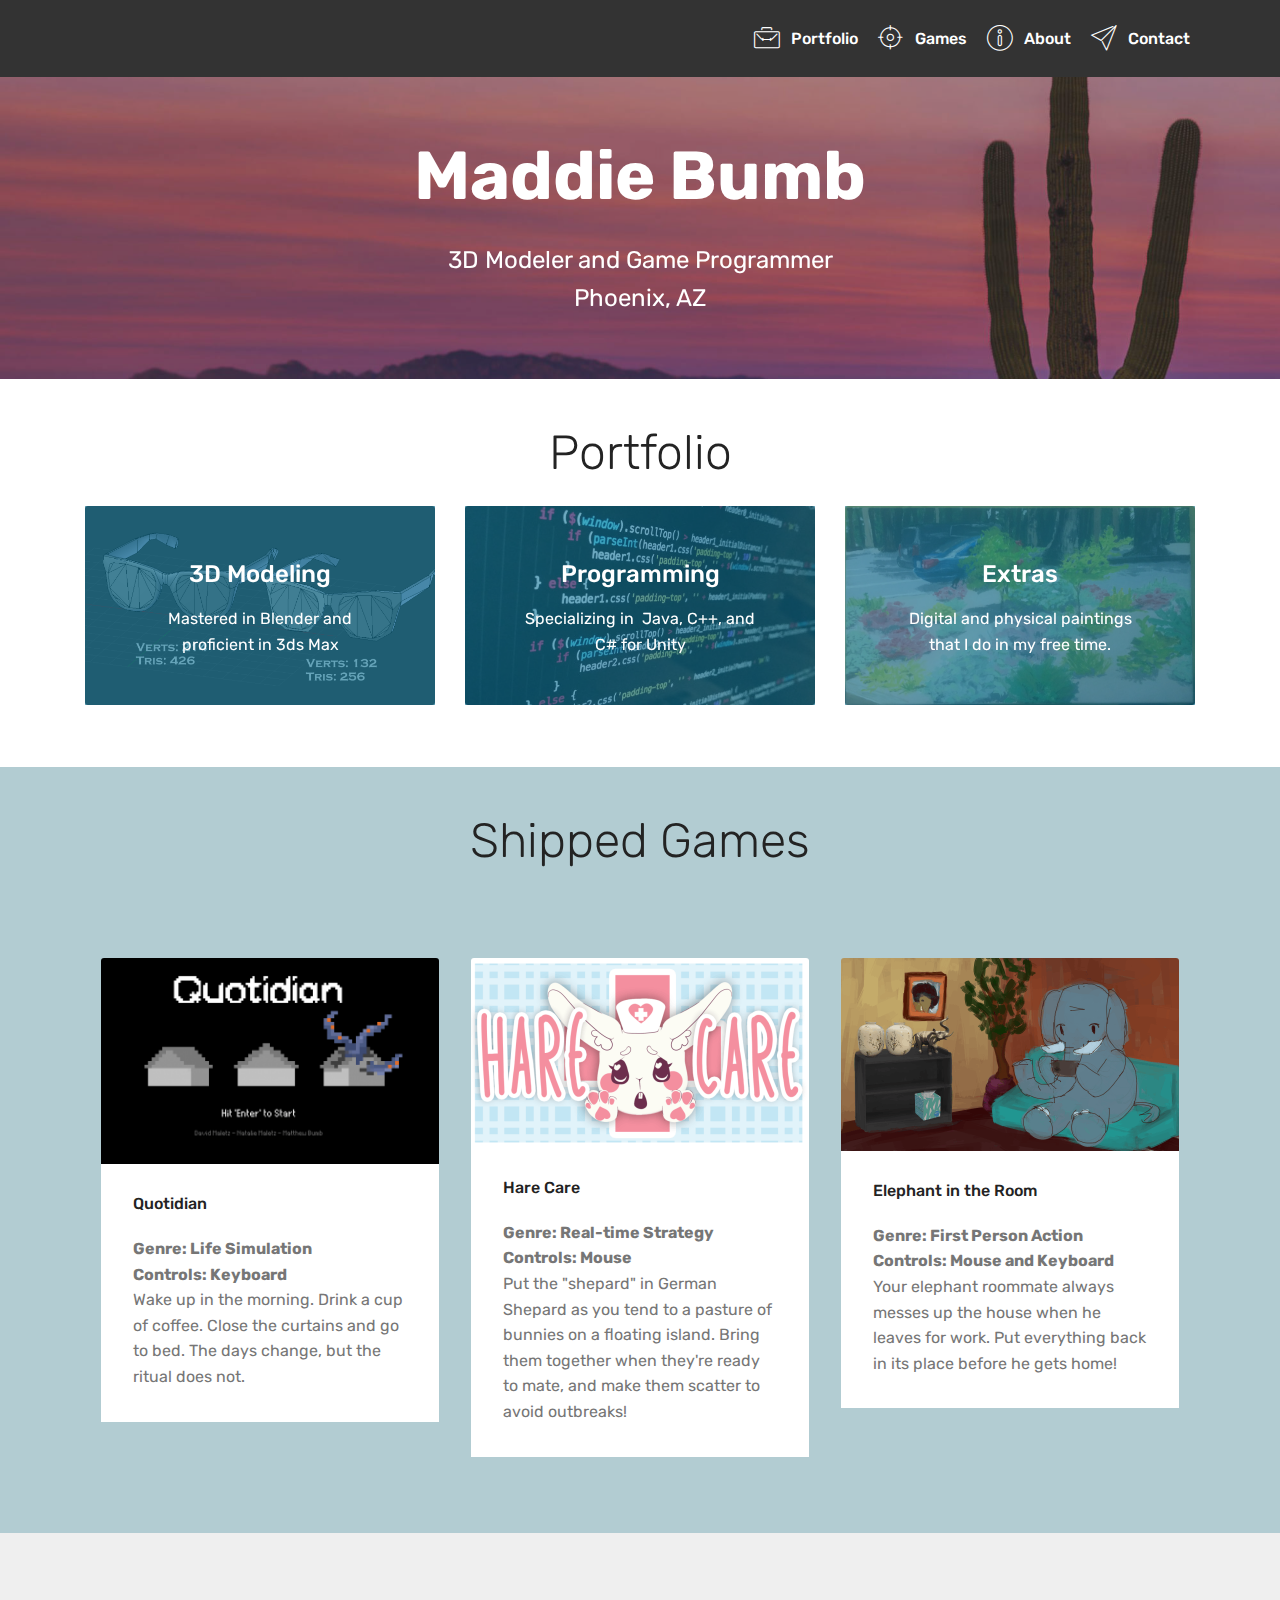
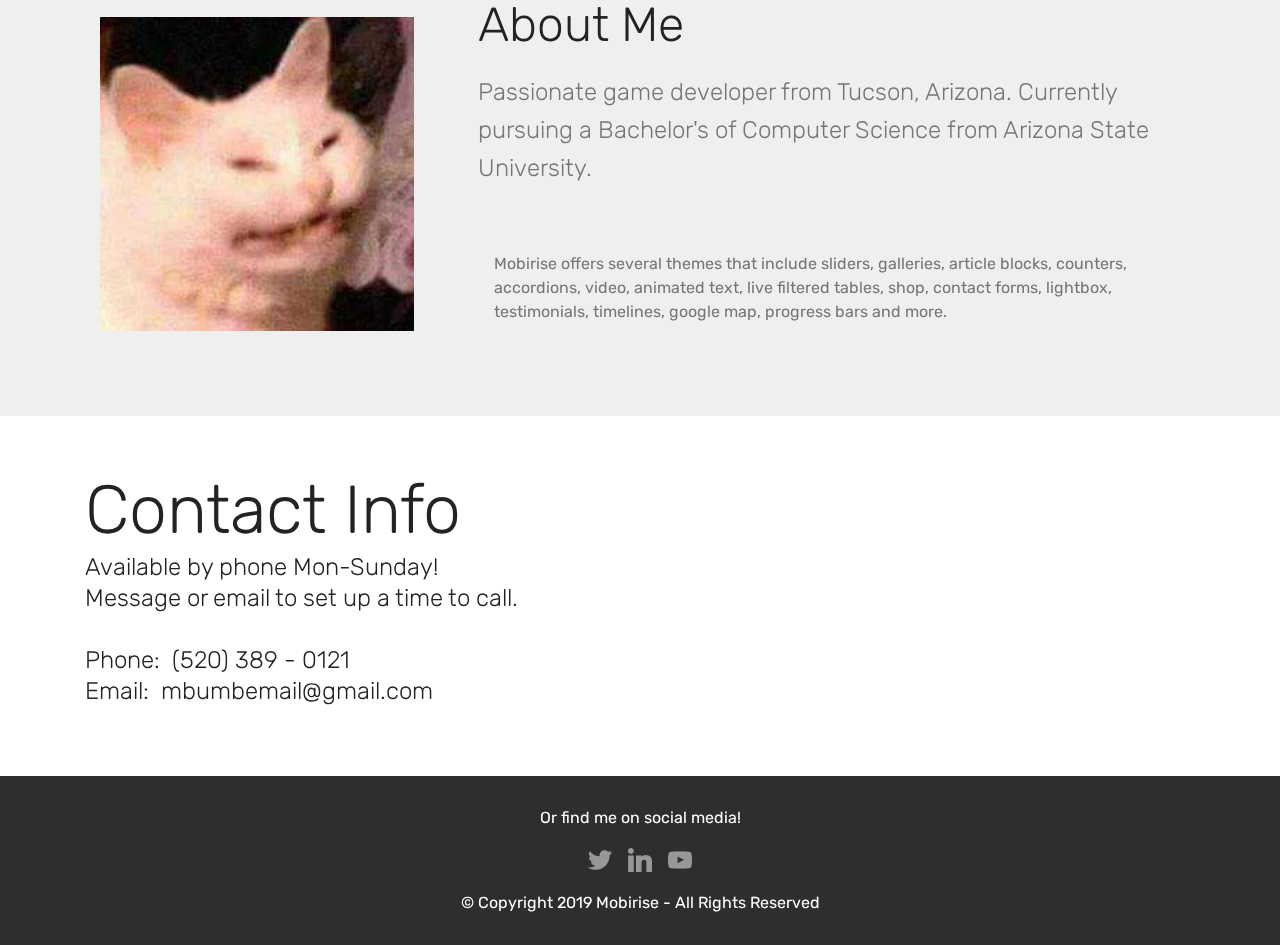
<file: index.html>
<!DOCTYPE html>
<html  >
<head>
  <!-- Site made with Mobirise Website Builder v4.10.5, https://mobirise.com -->
  <meta charset="UTF-8">
  <meta http-equiv="X-UA-Compatible" content="IE=edge">
  <meta name="generator" content="Mobirise v4.10.5, mobirise.com">
  <meta name="viewport" content="width=device-width, initial-scale=1, minimum-scale=1">
  <link rel="shortcut icon" href="assets/images/cactus-emoji-by-twitter-122x122.png" type="image/x-icon">
  <meta name="description" content="">
  
  <title>Home</title>
  <link rel="stylesheet" href="assets/web/assets/mobirise-icons/mobirise-icons.css">
  <link rel="stylesheet" href="assets/tether/tether.min.css">
  <link rel="stylesheet" href="assets/bootstrap/css/bootstrap.min.css">
  <link rel="stylesheet" href="assets/bootstrap/css/bootstrap-grid.min.css">
  <link rel="stylesheet" href="assets/bootstrap/css/bootstrap-reboot.min.css">
  <link rel="stylesheet" href="assets/socicon/css/styles.css">
  <link rel="stylesheet" href="assets/dropdown/css/style.css">
  <link rel="stylesheet" href="assets/theme/css/style.css">
  <link rel="stylesheet" href="assets/mobirise/css/mbr-additional.css" type="text/css">
  
  
  
</head>
<body>
  <section class="menu cid-rwIZySv0gu" once="menu" id="menu1-5">

    

    <nav class="navbar navbar-expand beta-menu navbar-dropdown align-items-center navbar-fixed-top navbar-toggleable-sm">
        <button class="navbar-toggler navbar-toggler-right" type="button" data-toggle="collapse" data-target="#navbarSupportedContent" aria-controls="navbarSupportedContent" aria-expanded="false" aria-label="Toggle navigation">
            <div class="hamburger">
                <span></span>
                <span></span>
                <span></span>
                <span></span>
            </div>
        </button>
        <div class="menu-logo">
            <div class="navbar-brand">
                
                
            </div>
        </div>
        <div class="collapse navbar-collapse" id="navbarSupportedContent">
            <ul class="navbar-nav nav-dropdown nav-right navbar-nav-top-padding" data-app-modern-menu="true"><li class="nav-item">
                    <a class="nav-link link text-white display-4" href="index.html#features13-7"><span class="mbri-briefcase mbr-iconfont mbr-iconfont-btn"></span>
                        
                        Portfolio</a>
                </li>
                <li class="nav-item"><a class="nav-link link text-white display-4" href="index.html#features18-6"><span class="mbri-target mbr-iconfont mbr-iconfont-btn"></span>Games<br></a></li><li class="nav-item">
                    <a class="nav-link link text-white display-4" href="index.html#features11-g"><span class="mbri-info mbr-iconfont mbr-iconfont-btn"></span>
                        
                        About</a>
                </li><li class="nav-item"><a class="nav-link link text-white display-4" href="#bottom"><span class="mbri-paper-plane mbr-iconfont mbr-iconfont-btn"></span>Contact<br></a></li></ul>
            
        </div>
    </nav>
</section>

<section class="engine"><a href="https://mobirise.info/d">site maker</a></section><section class="header1 cid-rwEqrrEN4O mbr-parallax-background" id="header16-0">

    

    <div class="mbr-overlay" style="opacity: 0.4; background-color: rgb(35, 35, 35);">
    </div>

    <div class="container">
        <div class="row justify-content-md-center">
            <div class="col-md-10 align-center">
                <h1 class="mbr-section-title mbr-bold pb-3 mbr-fonts-style display-1">Maddie Bumb</h1>
                
                <p class="mbr-text pb-3 mbr-fonts-style display-5">3D Modeler and Game Programmer<br>Phoenix, AZ</p>
                
            </div>
        </div>
    </div>

</section>

<section class="features13 cid-rwJ3BRgC6p" id="features13-7">

    

    
    <div class="container">
        <h2 class="mbr-section-title pb-3 mbr-fonts-style align-center display-2">
            Portfolio</h2>

        <div class="media-container-row">
            <div class="card col-12 col-md-6 align-center col-lg-4">
                <div class="card-wrap">
                    <div class="card-img">
                        <img src="assets/images/shadespolycount-700x382.png" alt="Mobirise" title="">
                    </div>
                    <div class="card-box p-5">
                        <h4 class="card-title py-2 mbr-fonts-style align-center mbr-white display-5">
                            3D Modeling</h4>
                        <p class="mbr-text mbr-fonts-style mbr-white display-7">Mastered in Blender and proficient in 3ds Max</p>
                    </div>
                </div>
            </div>
            <div class="card col-12 col-md-6 align-center col-lg-4">
                <div class="card-wrap">
                    <div class="card-img">
                        <img src="assets/images/mbr-700x394.jpg" alt="Mobirise" title="">
                    </div>
                    <div class="card-box p-5">
                        <h4 class="card-title py-2 mbr-fonts-style align-center mbr-white display-5">
                            Programming</h4>
                        <p class="mbr-text mbr-fonts-style mbr-white display-7">
                            Specializing in &nbsp;Java, C++, and C# for Unity</p>
                    </div>
                </div>
            </div>
            <div class="card col-12 col-md-6 align-center col-lg-4">
                <div class="card-wrap">
                    <div class="card-img">
                        <img src="assets/images/image3-700x524.jpg" alt="Mobirise" title="">
                    </div>
                    <div class="card-box p-5">
                        <h4 class="card-title py-2 mbr-fonts-style align-center mbr-white display-5"><p>
                            Extras</p></h4>
                        <p class="mbr-text mbr-fonts-style mbr-white display-7">Digital and physical paintings that I do in my free time.</p>
                    </div>
                </div>
            </div>    
        </div>
    </div>
</section>

<section class="features18 popup-btn-cards cid-rwJ3uy92Cq" id="features18-6">

    

    
    <div class="container">
        <h2 class="mbr-section-title pb-3 align-center mbr-fonts-style display-2">Shipped Games</h2>
        
        <div class="media-container-row pt-5 ">
            <div class="card p-3 col-12 col-md-6 col-lg-4">
                <div class="card-wrapper ">
                    <div class="card-img">
                        <div class="mbr-overlay"></div>
                        <div class="mbr-section-btn text-center"><a href="https://mobirise.co" class="btn btn-primary display-4">Learn More</a></div>
                        <img src="assets/images/title-278-354x216.png" alt="Mobirise" title="">
                    </div>
                    <div class="card-box">
                        <h4 class="card-title mbr-fonts-style display-7">
                            Quotidian</h4>
                        <p class="mbr-text mbr-fonts-style align-left display-7"><strong>
                            Genre: Life Simulation<br>Controls: Keyboard</strong><br>Wake up in the morning. Drink a cup of coffee. Close the curtains and go to bed. The days change, but the ritual does not.
<br></p>
                    </div>
                </div>
            </div>
            <div class="card p-3 col-12 col-md-6 col-lg-4">
                <div class="card-wrapper">
                    <div class="card-img">
                        <div class="mbr-overlay"></div>
                        <div class="mbr-section-btn text-center">
                            <a href="https://mobirise.co" class="btn btn-primary display-4">Learn More</a>
                        </div>
                        <img src="assets/images/hc-676x380.png" alt="Mobirise" title="">
                    </div>
                    <div class="card-box">
                        <h4 class="card-title mbr-fonts-style display-7">
                            Hare Care</h4>
                        <p class="mbr-text mbr-fonts-style display-7"><strong>Genre: Real-time Strategy<br>Controls: Mouse</strong><br>Put the "shepard" in German Shepard as you tend to a pasture of bunnies on a floating island. Bring them together when they're ready to mate, and make them scatter to avoid outbreaks!</p>
                    </div>
                </div>
            </div>

            <div class="card p-3 col-12 col-md-6 col-lg-4">
                <div class="card-wrapper">
                    <div class="card-img">
                        <div class="mbr-overlay"></div>
                        <div class="mbr-section-btn text-center">
                            <a href="https://mobirise.co" class="btn btn-primary display-4">Learn More</a>
                        </div>
                        <img src="assets/images/1-676x386.png" alt="Mobirise" title="">
                    </div>
                    <div class="card-box">
                        <h4 class="card-title mbr-fonts-style display-7">
                            Elephant in the Room</h4>
                        <p class="mbr-text mbr-fonts-style display-7"><strong>Genre: First Person Action<br>Controls: Mouse and Keyboard</strong><br>Your elephant roommate always messes up the house when he leaves for work. Put everything back in its place before he gets home!</p>
                    </div>
                </div>
            </div>

            
        </div>
    </div>
</section>

<section class="features11 cid-rxSyIAOU88" id="features11-g">

    

    

    <div class="container">   
        <div class="col-md-12">
            <div class="media-container-row">
                <div class="mbr-figure m-auto" style="width: 35%;">
                    <img src="assets/images/img-1156-225x225.jpg" alt="Mobirise" title="">
                </div>
                <div class=" align-left aside-content">
                    <h2 class="mbr-title pt-2 mbr-fonts-style display-2">About Me</h2>
                    <div class="mbr-section-text">
                        <p class="mbr-text mb-5 pt-3 mbr-light mbr-fonts-style display-5">Passionate game developer from Tucson, Arizona. Currently pursuing a Bachelor's of Computer Science from Arizona State University.</p>
                    </div>

                    <div class="block-content">
                        <div class="card p-3 pr-3">
                            <div class="media">
                                     
                                <div class="media-body">
                                    
                                </div>
                            </div>                

                            <div class="card-box">
                                <p class="block-text mbr-fonts-style display-7">
                                   Mobirise offers several themes that include sliders, galleries, article blocks, counters, accordions, video, animated text, live filtered tables, shop, contact forms, lightbox, testimonials, timelines, google map, progress bars and more. 
                                </p>
                            </div>
                        </div>

                        
                    </div>
                </div>
            </div>
        </div> 
    </div>          
</section>

<section class="mbr-section contacts2 cid-rwJ6v9Na3D" id="contacts2-9">
    <!---->
    
    <!---->
    <!--Overlay-->
    
    <!--Container-->
    <div class="container">
        <div class="row">
            <!--Titles-->
            <div class="title col-12">
                <h2 class="align-left mbr-fonts-style display-1">Contact Info<br></h2>
                <h3 class="mbr-section-subtitle mbr-light mbr-fonts-style display-5">Available by phone Mon-Sunday!<br>Message or email to set up a time to call.<br><br>Phone: &nbsp;(520) 389 - 0121<br>Email: &nbsp;mbumbemail@gmail.com</h3>
            </div>
            <div class="col-12">
                <div class="row justify-content-center">
                    
                    
                    
                </div>
            </div>
        </div>
    </div>
</section>

<section once="footers" class="cid-rwIZn46Q12" id="footer7-4">

    

    

    <div class="container">
        <div class="media-container-row align-center mbr-white">
            <div class="row row-links">
                <ul class="foot-menu">
                    
                    
                    
                    
                    
                <li class="foot-menu-item mbr-fonts-style display-7">Or find me on social media!</li></ul>
            </div>
            <div class="row social-row">
                <div class="social-list align-right pb-2">
                    
                    
                    
                    
                    
                    
                <div class="soc-item">
                        <a href="https://twitter.com/mobirise" target="_blank">
                            <span class="socicon-twitter socicon mbr-iconfont mbr-iconfont-social"></span>
                        </a>
                    </div><div class="soc-item">
                        <a href="https://www.facebook.com/pages/Mobirise/1616226671953247" target="_blank">
                            <span class="mbr-iconfont mbr-iconfont-social socicon-linkedin socicon"></span>
                        </a>
                    </div><div class="soc-item">
                        <a href="https://www.youtube.com/c/mobirise" target="_blank">
                            <span class="socicon-youtube socicon mbr-iconfont mbr-iconfont-social"></span>
                        </a>
                    </div></div>
            </div>
            <div class="row row-copirayt">
                <p class="mbr-text mb-0 mbr-fonts-style mbr-white align-center display-7">
                    © Copyright 2019 Mobirise - All Rights Reserved
                </p>
            </div>
        </div>
    </div>
</section>


  <script src="assets/web/assets/jquery/jquery.min.js"></script>
  <script src="assets/popper/popper.min.js"></script>
  <script src="assets/tether/tether.min.js"></script>
  <script src="assets/bootstrap/js/bootstrap.min.js"></script>
  <script src="assets/smoothscroll/smooth-scroll.js"></script>
  <script src="assets/touchswipe/jquery.touch-swipe.min.js"></script>
  <script src="assets/parallax/jarallax.min.js"></script>
  <script src="assets/mbr-popup-btns/mbr-popup-btns.js"></script>
  <script src="assets/dropdown/js/nav-dropdown.js"></script>
  <script src="assets/dropdown/js/navbar-dropdown.js"></script>
  <script src="assets/theme/js/script.js"></script>
  
  
</body>
</html>
</file>
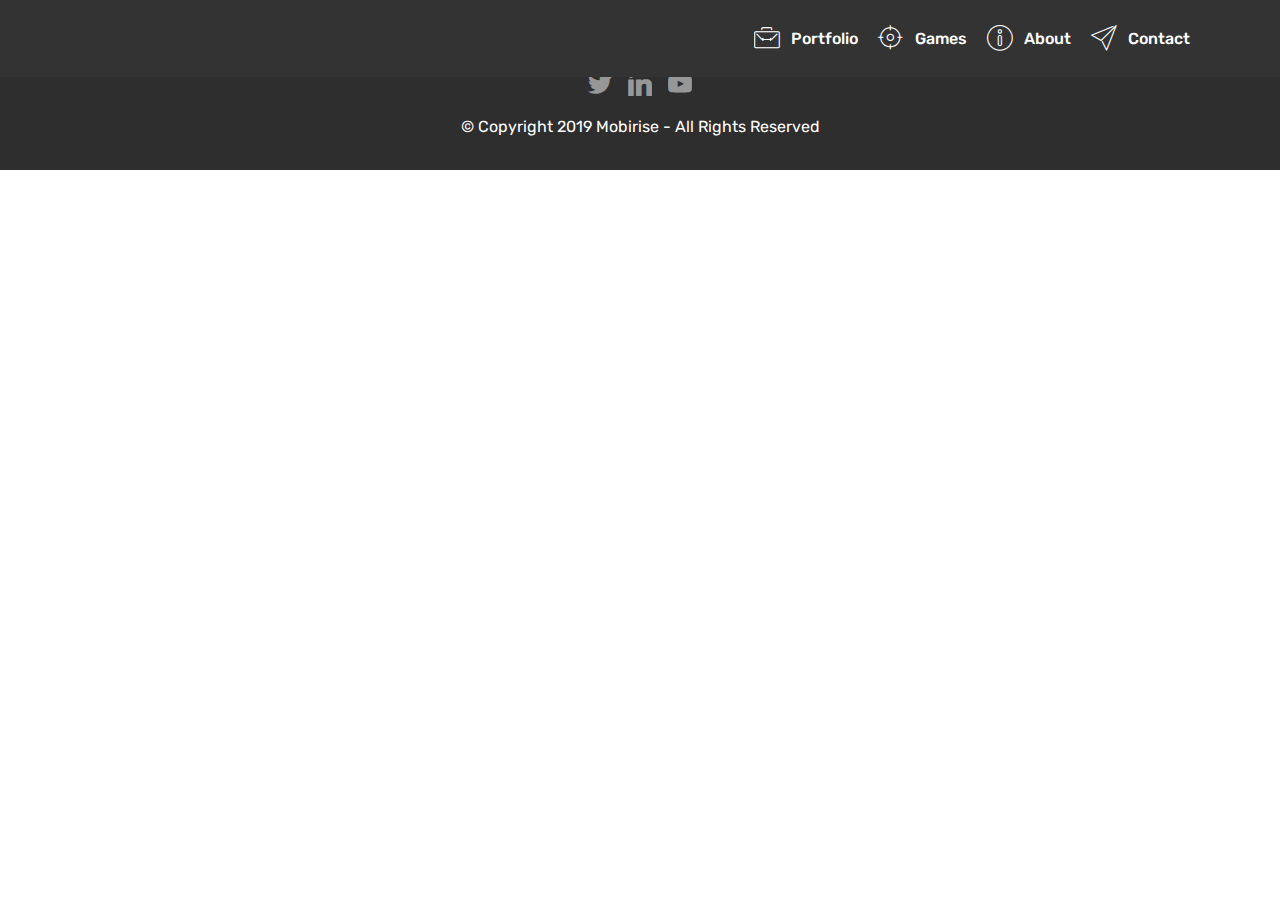
<file: 3D_Modeling.html>
<!DOCTYPE html>
<html  >
<head>
  <!-- Site made with Mobirise Website Builder v4.10.5, https://mobirise.com -->
  <meta charset="UTF-8">
  <meta http-equiv="X-UA-Compatible" content="IE=edge">
  <meta name="generator" content="Mobirise v4.10.5, mobirise.com">
  <meta name="viewport" content="width=device-width, initial-scale=1, minimum-scale=1">
  <link rel="shortcut icon" href="assets/images/cactus-emoji-by-twitter-122x122.png" type="image/x-icon">
  <meta name="description" content="Site Builder Description">
  
  <title>3D Modeling</title>
  <link rel="stylesheet" href="assets/web/assets/mobirise-icons/mobirise-icons.css">
  <link rel="stylesheet" href="assets/tether/tether.min.css">
  <link rel="stylesheet" href="assets/bootstrap/css/bootstrap.min.css">
  <link rel="stylesheet" href="assets/bootstrap/css/bootstrap-grid.min.css">
  <link rel="stylesheet" href="assets/bootstrap/css/bootstrap-reboot.min.css">
  <link rel="stylesheet" href="assets/dropdown/css/style.css">
  <link rel="stylesheet" href="assets/socicon/css/styles.css">
  <link rel="stylesheet" href="assets/theme/css/style.css">
  <link rel="stylesheet" href="assets/mobirise/css/mbr-additional.css" type="text/css">
  
  
  
</head>
<body>
  <section class="menu cid-rwIZySv0gu" once="menu" id="menu1-h">

    

    <nav class="navbar navbar-expand beta-menu navbar-dropdown align-items-center navbar-fixed-top navbar-toggleable-sm">
        <button class="navbar-toggler navbar-toggler-right" type="button" data-toggle="collapse" data-target="#navbarSupportedContent" aria-controls="navbarSupportedContent" aria-expanded="false" aria-label="Toggle navigation">
            <div class="hamburger">
                <span></span>
                <span></span>
                <span></span>
                <span></span>
            </div>
        </button>
        <div class="menu-logo">
            <div class="navbar-brand">
                
                
            </div>
        </div>
        <div class="collapse navbar-collapse" id="navbarSupportedContent">
            <ul class="navbar-nav nav-dropdown nav-right navbar-nav-top-padding" data-app-modern-menu="true"><li class="nav-item">
                    <a class="nav-link link text-white display-4" href="index.html#features13-7"><span class="mbri-briefcase mbr-iconfont mbr-iconfont-btn"></span>
                        
                        Portfolio</a>
                </li>
                <li class="nav-item"><a class="nav-link link text-white display-4" href="index.html#features18-6"><span class="mbri-target mbr-iconfont mbr-iconfont-btn"></span>Games<br></a></li><li class="nav-item">
                    <a class="nav-link link text-white display-4" href="index.html#features11-g"><span class="mbri-info mbr-iconfont mbr-iconfont-btn"></span>
                        
                        About</a>
                </li><li class="nav-item"><a class="nav-link link text-white display-4" href="#bottom"><span class="mbri-paper-plane mbr-iconfont mbr-iconfont-btn"></span>Contact<br></a></li></ul>
            
        </div>
    </nav>
</section>

<section class="engine"><a href="https://mobirise.info/y">html site templates</a></section><section once="footers" class="cid-rwIZn46Q12" id="footer7-i">

    

    

    <div class="container">
        <div class="media-container-row align-center mbr-white">
            <div class="row row-links">
                <ul class="foot-menu">
                    
                    
                    
                    
                    
                <li class="foot-menu-item mbr-fonts-style display-7">Or find me on social media!</li></ul>
            </div>
            <div class="row social-row">
                <div class="social-list align-right pb-2">
                    
                    
                    
                    
                    
                    
                <div class="soc-item">
                        <a href="https://twitter.com/mobirise" target="_blank">
                            <span class="socicon-twitter socicon mbr-iconfont mbr-iconfont-social"></span>
                        </a>
                    </div><div class="soc-item">
                        <a href="https://www.facebook.com/pages/Mobirise/1616226671953247" target="_blank">
                            <span class="mbr-iconfont mbr-iconfont-social socicon-linkedin socicon"></span>
                        </a>
                    </div><div class="soc-item">
                        <a href="https://www.youtube.com/c/mobirise" target="_blank">
                            <span class="socicon-youtube socicon mbr-iconfont mbr-iconfont-social"></span>
                        </a>
                    </div></div>
            </div>
            <div class="row row-copirayt">
                <p class="mbr-text mb-0 mbr-fonts-style mbr-white align-center display-7">
                    © Copyright 2019 Mobirise - All Rights Reserved
                </p>
            </div>
        </div>
    </div>
</section>


  <script src="assets/web/assets/jquery/jquery.min.js"></script>
  <script src="assets/popper/popper.min.js"></script>
  <script src="assets/tether/tether.min.js"></script>
  <script src="assets/bootstrap/js/bootstrap.min.js"></script>
  <script src="assets/smoothscroll/smooth-scroll.js"></script>
  <script src="assets/dropdown/js/nav-dropdown.js"></script>
  <script src="assets/dropdown/js/navbar-dropdown.js"></script>
  <script src="assets/touchswipe/jquery.touch-swipe.min.js"></script>
  <script src="assets/theme/js/script.js"></script>
  
  
</body>
</html>
</file>
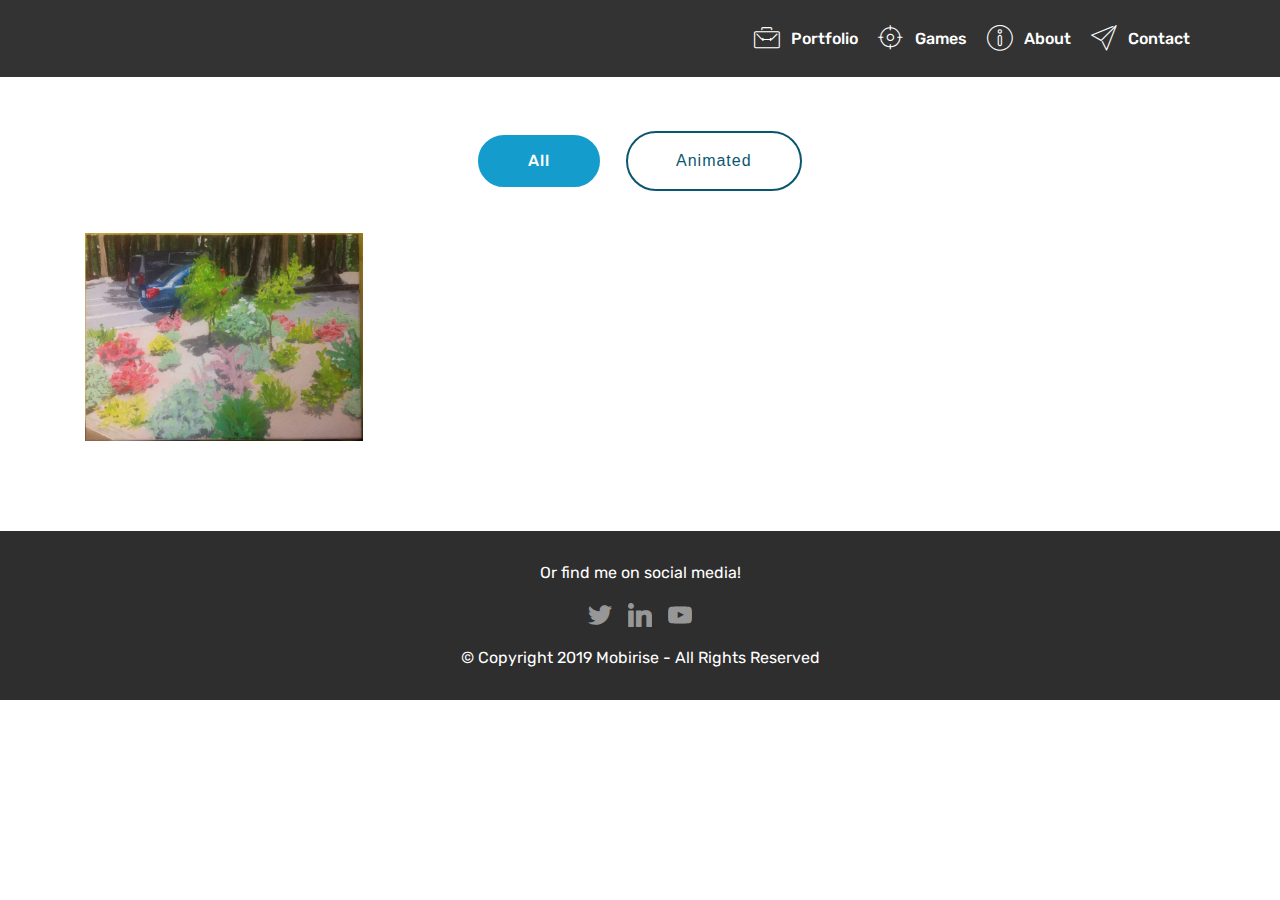
<file: page2.html>
<!DOCTYPE html>
<html  >
<head>
  <!-- Site made with Mobirise Website Builder v4.10.5, https://mobirise.com -->
  <meta charset="UTF-8">
  <meta http-equiv="X-UA-Compatible" content="IE=edge">
  <meta name="generator" content="Mobirise v4.10.5, mobirise.com">
  <meta name="viewport" content="width=device-width, initial-scale=1, minimum-scale=1">
  <link rel="shortcut icon" href="assets/images/cactus-emoji-by-twitter-122x122.png" type="image/x-icon">
  <meta name="description" content="Web Creator Description">
  
  <title>Extras</title>
  <link rel="stylesheet" href="assets/web/assets/mobirise-icons/mobirise-icons.css">
  <link rel="stylesheet" href="assets/tether/tether.min.css">
  <link rel="stylesheet" href="assets/bootstrap/css/bootstrap.min.css">
  <link rel="stylesheet" href="assets/bootstrap/css/bootstrap-grid.min.css">
  <link rel="stylesheet" href="assets/bootstrap/css/bootstrap-reboot.min.css">
  <link rel="stylesheet" href="assets/dropdown/css/style.css">
  <link rel="stylesheet" href="assets/socicon/css/styles.css">
  <link rel="stylesheet" href="assets/theme/css/style.css">
  <link rel="stylesheet" href="assets/gallery/style.css">
  <link rel="stylesheet" href="assets/mobirise/css/mbr-additional.css" type="text/css">
  
  
  
</head>
<body>
  <section class="menu cid-rwIZySv0gu" once="menu" id="menu1-j">

    

    <nav class="navbar navbar-expand beta-menu navbar-dropdown align-items-center navbar-fixed-top navbar-toggleable-sm">
        <button class="navbar-toggler navbar-toggler-right" type="button" data-toggle="collapse" data-target="#navbarSupportedContent" aria-controls="navbarSupportedContent" aria-expanded="false" aria-label="Toggle navigation">
            <div class="hamburger">
                <span></span>
                <span></span>
                <span></span>
                <span></span>
            </div>
        </button>
        <div class="menu-logo">
            <div class="navbar-brand">
                
                
            </div>
        </div>
        <div class="collapse navbar-collapse" id="navbarSupportedContent">
            <ul class="navbar-nav nav-dropdown nav-right navbar-nav-top-padding" data-app-modern-menu="true"><li class="nav-item">
                    <a class="nav-link link text-white display-4" href="index.html#features13-7"><span class="mbri-briefcase mbr-iconfont mbr-iconfont-btn"></span>
                        
                        Portfolio</a>
                </li>
                <li class="nav-item"><a class="nav-link link text-white display-4" href="index.html#features18-6"><span class="mbri-target mbr-iconfont mbr-iconfont-btn"></span>Games<br></a></li><li class="nav-item">
                    <a class="nav-link link text-white display-4" href="index.html#features11-g"><span class="mbri-info mbr-iconfont mbr-iconfont-btn"></span>
                        
                        About</a>
                </li><li class="nav-item"><a class="nav-link link text-white display-4" href="#bottom"><span class="mbri-paper-plane mbr-iconfont mbr-iconfont-btn"></span>Contact<br></a></li></ul>
            
        </div>
    </nav>
</section>

<section class="engine"><a href="https://mobirise.info/j">website templates</a></section><section class="mbr-gallery mbr-slider-carousel cid-rCVRX1EGsV" id="gallery2-m">

    

    <div class="container">
        <div><!-- Filter --><div class="mbr-gallery-filter container gallery-filter-active"><ul buttons="0"><li class="mbr-gallery-filter-all"><a class="btn btn-md btn-primary-outline active display-4" href="">All</a></li></ul></div><!-- Gallery --><div class="mbr-gallery-row"><div class="mbr-gallery-layout-default"><div><div><div class="mbr-gallery-item mbr-gallery-item--p0" data-video-url="false" data-tags="Animated"><div href="#lb-gallery2-m" data-slide-to="0" data-toggle="modal"><img src="assets/images/image3-2000x1497-800x599.jpg" alt="Alt Test" title="Park "><span class="icon-focus"></span></div></div></div></div><div class="clearfix"></div></div></div><!-- Lightbox --><div data-app-prevent-settings="" class="mbr-slider modal fade carousel slide" tabindex="-1" data-keyboard="true" data-interval="false" id="lb-gallery2-m"><div class="modal-dialog"><div class="modal-content"><div class="modal-body"><div class="carousel-inner"><div class="carousel-item active"><img src="assets/images/image3-2000x1497.jpg" alt="Alt Test" title="Park "></div></div><a class="carousel-control carousel-control-prev" role="button" data-slide="prev" href="#lb-gallery2-m"><span class="mbri-left mbr-iconfont" aria-hidden="true"></span><span class="sr-only">Previous</span></a><a class="carousel-control carousel-control-next" role="button" data-slide="next" href="#lb-gallery2-m"><span class="mbri-right mbr-iconfont" aria-hidden="true"></span><span class="sr-only">Next</span></a><a class="close" href="#" role="button" data-dismiss="modal"><span class="sr-only">Close</span></a></div></div></div></div></div>
    </div>

</section>

<section once="footers" class="cid-rwIZn46Q12" id="footer7-k">

    

    

    <div class="container">
        <div class="media-container-row align-center mbr-white">
            <div class="row row-links">
                <ul class="foot-menu">
                    
                    
                    
                    
                    
                <li class="foot-menu-item mbr-fonts-style display-7">Or find me on social media!</li></ul>
            </div>
            <div class="row social-row">
                <div class="social-list align-right pb-2">
                    
                    
                    
                    
                    
                    
                <div class="soc-item">
                        <a href="https://twitter.com/mobirise" target="_blank">
                            <span class="socicon-twitter socicon mbr-iconfont mbr-iconfont-social"></span>
                        </a>
                    </div><div class="soc-item">
                        <a href="https://www.facebook.com/pages/Mobirise/1616226671953247" target="_blank">
                            <span class="mbr-iconfont mbr-iconfont-social socicon-linkedin socicon"></span>
                        </a>
                    </div><div class="soc-item">
                        <a href="https://www.youtube.com/c/mobirise" target="_blank">
                            <span class="socicon-youtube socicon mbr-iconfont mbr-iconfont-social"></span>
                        </a>
                    </div></div>
            </div>
            <div class="row row-copirayt">
                <p class="mbr-text mb-0 mbr-fonts-style mbr-white align-center display-7">
                    © Copyright 2019 Mobirise - All Rights Reserved
                </p>
            </div>
        </div>
    </div>
</section>


  <script src="assets/web/assets/jquery/jquery.min.js"></script>
  <script src="assets/popper/popper.min.js"></script>
  <script src="assets/tether/tether.min.js"></script>
  <script src="assets/bootstrap/js/bootstrap.min.js"></script>
  <script src="assets/smoothscroll/smooth-scroll.js"></script>
  <script src="assets/dropdown/js/nav-dropdown.js"></script>
  <script src="assets/dropdown/js/navbar-dropdown.js"></script>
  <script src="assets/masonry/masonry.pkgd.min.js"></script>
  <script src="assets/imagesloaded/imagesloaded.pkgd.min.js"></script>
  <script src="assets/bootstrapcarouselswipe/bootstrap-carousel-swipe.js"></script>
  <script src="assets/vimeoplayer/jquery.mb.vimeo_player.js"></script>
  <script src="assets/touchswipe/jquery.touch-swipe.min.js"></script>
  <script src="assets/theme/js/script.js"></script>
  <script src="assets/gallery/player.min.js"></script>
  <script src="assets/gallery/script.js"></script>
  <script src="assets/slidervideo/script.js"></script>
  
  
</body>
</html>
</file>
<file: assets/web/assets/mobirise-icons/mobirise-icons.css>
@font-face {
  font-family: 'MobiriseIcons';
  src:  url('mobirise-icons.eot?spat4u');
  src:  url('mobirise-icons.eot?spat4u#iefix') format('embedded-opentype'),
    url('mobirise-icons.ttf?spat4u') format('truetype'),
    url('mobirise-icons.woff?spat4u') format('woff'),
    url('mobirise-icons.svg?spat4u#MobiriseIcons') format('svg');
  font-weight: normal;
  font-style: normal;
}

[class^="mbri-"], [class*=" mbri-"] {
  /* use !important to prevent issues with browser extensions that change fonts */
  font-family: MobiriseIcons !important;
  speak: none;
  font-style: normal;
  font-weight: normal;
  font-variant: normal;
  text-transform: none;
  line-height: 1;

  /* Better Font Rendering =========== */
  -webkit-font-smoothing: antialiased;
  -moz-osx-font-smoothing: grayscale;
}

.mbri-add-submenu:before {
  content: "\e900";
}
.mbri-alert:before {
  content: "\e901";
}
.mbri-align-center:before {
  content: "\e902";
}
.mbri-align-justify:before {
  content: "\e903";
}
.mbri-align-left:before {
  content: "\e904";
}
.mbri-align-right:before {
  content: "\e905";
}
.mbri-android:before {
  content: "\e906";
}
.mbri-apple:before {
  content: "\e907";
}
.mbri-arrow-down:before {
  content: "\e908";
}
.mbri-arrow-next:before {
  content: "\e909";
}
.mbri-arrow-prev:before {
  content: "\e90a";
}
.mbri-arrow-up:before {
  content: "\e90b";
}
.mbri-bold:before {
  content: "\e90c";
}
.mbri-bookmark:before {
  content: "\e90d";
}
.mbri-bootstrap:before {
  content: "\e90e";
}
.mbri-briefcase:before {
  content: "\e90f";
}
.mbri-browse:before {
  content: "\e910";
}
.mbri-bulleted-list:before {
  content: "\e911";
}
.mbri-calendar:before {
  content: "\e912";
}
.mbri-camera:before {
  content: "\e913";
}
.mbri-cart-add:before {
  content: "\e914";
}
.mbri-cart-full:before {
  content: "\e915";
}
.mbri-cash:before {
  content: "\e916";
}
.mbri-change-style:before {
  content: "\e917";
}
.mbri-chat:before {
  content: "\e918";
}
.mbri-clock:before {
  content: "\e919";
}
.mbri-close:before {
  content: "\e91a";
}
.mbri-cloud:before {
  content: "\e91b";
}
.mbri-code:before {
  content: "\e91c";
}
.mbri-contact-form:before {
  content: "\e91d";
}
.mbri-credit-card:before {
  content: "\e91e";
}
.mbri-cursor-click:before {
  content: "\e91f";
}
.mbri-cust-feedback:before {
  content: "\e920";
}
.mbri-database:before {
  content: "\e921";
}
.mbri-delivery:before {
  content: "\e922";
}
.mbri-desktop:before {
  content: "\e923";
}
.mbri-devices:before {
  content: "\e924";
}
.mbri-down:before {
  content: "\e925";
}
.mbri-download:before {
  content: "\e989";
}
.mbri-drag-n-drop:before {
  content: "\e927";
}
.mbri-drag-n-drop2:before {
  content: "\e928";
}
.mbri-edit:before {
  content: "\e929";
}
.mbri-edit2:before {
  content: "\e92a";
}
.mbri-error:before {
  content: "\e92b";
}
.mbri-extension:before {
  content: "\e92c";
}
.mbri-features:before {
  content: "\e92d";
}
.mbri-file:before {
  content: "\e92e";
}
.mbri-flag:before {
  content: "\e92f";
}
.mbri-folder:before {
  content: "\e930";
}
.mbri-gift:before {
  content: "\e931";
}
.mbri-github:before {
  content: "\e932";
}
.mbri-globe:before {
  content: "\e933";
}
.mbri-globe-2:before {
  content: "\e934";
}
.mbri-growing-chart:before {
  content: "\e935";
}
.mbri-hearth:before {
  content: "\e936";
}
.mbri-help:before {
  content: "\e937";
}
.mbri-home:before {
  content: "\e938";
}
.mbri-hot-cup:before {
  content: "\e939";
}
.mbri-idea:before {
  content: "\e93a";
}
.mbri-image-gallery:before {
  content: "\e93b";
}
.mbri-image-slider:before {
  content: "\e93c";
}
.mbri-info:before {
  content: "\e93d";
}
.mbri-italic:before {
  content: "\e93e";
}
.mbri-key:before {
  content: "\e93f";
}
.mbri-laptop:before {
  content: "\e940";
}
.mbri-layers:before {
  content: "\e941";
}
.mbri-left-right:before {
  content: "\e942";
}
.mbri-left:before {
  content: "\e943";
}
.mbri-letter:before {
  content: "\e944";
}
.mbri-like:before {
  content: "\e945";
}
.mbri-link:before {
  content: "\e946";
}
.mbri-lock:before {
  content: "\e947";
}
.mbri-login:before {
  content: "\e948";
}
.mbri-logout:before {
  content: "\e949";
}
.mbri-magic-stick:before {
  content: "\e94a";
}
.mbri-map-pin:before {
  content: "\e94b";
}
.mbri-menu:before {
  content: "\e94c";
}
.mbri-mobile:before {
  content: "\e94d";
}
.mbri-mobile2:before {
  content: "\e94e";
}
.mbri-mobirise:before {
  content: "\e94f";
}
.mbri-more-horizontal:before {
  content: "\e950";
}
.mbri-more-vertical:before {
  content: "\e951";
}
.mbri-music:before {
  content: "\e952";
}
.mbri-new-file:before {
  content: "\e953";
}
.mbri-numbered-list:before {
  content: "\e954";
}
.mbri-opened-folder:before {
  content: "\e955";
}
.mbri-pages:before {
  content: "\e956";
}
.mbri-paper-plane:before {
  content: "\e957";
}
.mbri-paperclip:before {
  content: "\e958";
}
.mbri-photo:before {
  content: "\e959";
}
.mbri-photos:before {
  content: "\e95a";
}
.mbri-pin:before {
  content: "\e95b";
}
.mbri-play:before {
  content: "\e95c";
}
.mbri-plus:before {
  content: "\e95d";
}
.mbri-preview:before {
  content: "\e95e";
}
.mbri-print:before {
  content: "\e95f";
}
.mbri-protect:before {
  content: "\e960";
}
.mbri-question:before {
  content: "\e961";
}
.mbri-quote-left:before {
  content: "\e962";
}
.mbri-quote-right:before {
  content: "\e963";
}
.mbri-refresh:before {
  content: "\e964";
}
.mbri-responsive:before {
  content: "\e965";
}
.mbri-right:before {
  content: "\e966";
}
.mbri-rocket:before {
  content: "\e967";
}
.mbri-sad-face:before {
  content: "\e968";
}
.mbri-sale:before {
  content: "\e969";
}
.mbri-save:before {
  content: "\e96a";
}
.mbri-search:before {
  content: "\e96b";
}
.mbri-setting:before {
  content: "\e96c";
}
.mbri-setting2:before {
  content: "\e96d";
}
.mbri-setting3:before {
  content: "\e96e";
}
.mbri-share:before {
  content: "\e96f";
}
.mbri-shopping-bag:before {
  content: "\e970";
}
.mbri-shopping-basket:before {
  content: "\e971";
}
.mbri-shopping-cart:before {
  content: "\e972";
}
.mbri-sites:before {
  content: "\e973";
}
.mbri-smile-face:before {
  content: "\e974";
}
.mbri-speed:before {
  content: "\e975";
}
.mbri-star:before {
  content: "\e976";
}
.mbri-success:before {
  content: "\e977";
}
.mbri-sun:before {
  content: "\e978";
}
.mbri-sun2:before {
  content: "\e979";
}
.mbri-tablet:before {
  content: "\e97a";
}
.mbri-tablet-vertical:before {
  content: "\e97b";
}
.mbri-target:before {
  content: "\e97c";
}
.mbri-timer:before {
  content: "\e97d";
}
.mbri-to-ftp:before {
  content: "\e97e";
}
.mbri-to-local-drive:before {
  content: "\e97f";
}
.mbri-touch-swipe:before {
  content: "\e980";
}
.mbri-touch:before {
  content: "\e981";
}
.mbri-trash:before {
  content: "\e982";
}
.mbri-underline:before {
  content: "\e983";
}
.mbri-unlink:before {
  content: "\e984";
}
.mbri-unlock:before {
  content: "\e985";
}
.mbri-up-down:before {
  content: "\e986";
}
.mbri-up:before {
  content: "\e987";
}
.mbri-update:before {
  content: "\e988";
}
.mbri-upload:before {
 content: "\e926"; 
}
.mbri-user:before {
  content: "\e98a";
}
.mbri-user2:before {
  content: "\e98b";
}
.mbri-users:before {
  content: "\e98c";
}
.mbri-video:before {
  content: "\e98d";
}
.mbri-video-play:before {
  content: "\e98e";
}
.mbri-watch:before {
  content: "\e98f";
}
.mbri-website-theme:before {
  content: "\e990";
}
.mbri-wifi:before {
  content: "\e991";
}
.mbri-windows:before {
  content: "\e992";
}
.mbri-zoom-out:before {
  content: "\e993";
}
.mbri-redo:before {
  content: "\e994";
}
.mbri-undo:before {
  content: "\e995";
}
</file>
<file: assets/socicon/css/styles.css>
@charset "UTF-8";

@font-face {
  font-family: "socicon";
  src:url("../fonts/socicon.eot");
  src:url("../fonts/socicon.eot?#iefix") format("embedded-opentype"),
    url("../fonts/socicon.woff") format("woff"),
    url("../fonts/socicon.ttf") format("truetype"),
    url("../fonts/socicon.svg#socicon") format("svg");
  font-weight: normal;
  font-style: normal;

}

[data-icon]:before {
  font-family: "socicon" !important;
  content: attr(data-icon);
  font-style: normal !important;
  font-weight: normal !important;
  font-variant: normal !important;
  text-transform: none !important;
  speak: none;
  line-height: 1;
  -webkit-font-smoothing: antialiased;
  -moz-osx-font-smoothing: grayscale;
}

[class^="socicon-"]:before,
[class*=" socicon-"]:before {
  font-family: "socicon" !important;
  font-style: normal !important;
  font-weight: normal !important;
  font-variant: normal !important;
  text-transform: none !important;
  speak: none;
  line-height: 1;
  -webkit-font-smoothing: antialiased;
  -moz-osx-font-smoothing: grayscale;
}

.socicon-modelmayhem:before {
  content: "\e000";
}
.socicon-mixcloud:before {
  content: "\e001";
}
.socicon-drupal:before {
  content: "\e002";
}
.socicon-swarm:before {
  content: "\e003";
}
.socicon-istock:before {
  content: "\e004";
}
.socicon-yammer:before {
  content: "\e005";
}
.socicon-ello:before {
  content: "\e006";
}
.socicon-stackoverflow:before {
  content: "\e007";
}
.socicon-persona:before {
  content: "\e008";
}
.socicon-triplej:before {
  content: "\e009";
}
.socicon-houzz:before {
  content: "\e00a";
}
.socicon-rss:before {
  content: "\e00b";
}
.socicon-paypal:before {
  content: "\e00c";
}
.socicon-odnoklassniki:before {
  content: "\e00d";
}
.socicon-airbnb:before {
  content: "\e00e";
}
.socicon-periscope:before {
  content: "\e00f";
}
.socicon-outlook:before {
  content: "\e010";
}
.socicon-coderwall:before {
  content: "\e011";
}
.socicon-tripadvisor:before {
  content: "\e012";
}
.socicon-appnet:before {
  content: "\e013";
}
.socicon-goodreads:before {
  content: "\e014";
}
.socicon-tripit:before {
  content: "\e015";
}
.socicon-lanyrd:before {
  content: "\e016";
}
.socicon-slideshare:before {
  content: "\e017";
}
.socicon-buffer:before {
  content: "\e018";
}
.socicon-disqus:before {
  content: "\e019";
}
.socicon-vkontakte:before {
  content: "\e01a";
}
.socicon-whatsapp:before {
  content: "\e01b";
}
.socicon-patreon:before {
  content: "\e01c";
}
.socicon-storehouse:before {
  content: "\e01d";
}
.socicon-pocket:before {
  content: "\e01e";
}
.socicon-mail:before {
  content: "\e01f";
}
.socicon-blogger:before {
  content: "\e020";
}
.socicon-technorati:before {
  content: "\e021";
}
.socicon-reddit:before {
  content: "\e022";
}
.socicon-dribbble:before {
  content: "\e023";
}
.socicon-stumbleupon:before {
  content: "\e024";
}
.socicon-digg:before {
  content: "\e025";
}
.socicon-envato:before {
  content: "\e026";
}
.socicon-behance:before {
  content: "\e027";
}
.socicon-delicious:before {
  content: "\e028";
}
.socicon-deviantart:before {
  content: "\e029";
}
.socicon-forrst:before {
  content: "\e02a";
}
.socicon-play:before {
  content: "\e02b";
}
.socicon-zerply:before {
  content: "\e02c";
}
.socicon-wikipedia:before {
  content: "\e02d";
}
.socicon-apple:before {
  content: "\e02e";
}
.socicon-flattr:before {
  content: "\e02f";
}
.socicon-github:before {
  content: "\e030";
}
.socicon-renren:before {
  content: "\e031";
}
.socicon-friendfeed:before {
  content: "\e032";
}
.socicon-newsvine:before {
  content: "\e033";
}
.socicon-identica:before {
  content: "\e034";
}
.socicon-bebo:before {
  content: "\e035";
}
.socicon-zynga:before {
  content: "\e036";
}
.socicon-steam:before {
  content: "\e037";
}
.socicon-xbox:before {
  content: "\e038";
}
.socicon-windows:before {
  content: "\e039";
}
.socicon-qq:before {
  content: "\e03a";
}
.socicon-douban:before {
  content: "\e03b";
}
.socicon-meetup:before {
  content: "\e03c";
}
.socicon-playstation:before {
  content: "\e03d";
}
.socicon-android:before {
  content: "\e03e";
}
.socicon-snapchat:before {
  content: "\e03f";
}
.socicon-twitter:before {
  content: "\e040";
}
.socicon-facebook:before {
  content: "\e041";
}
.socicon-googleplus:before {
  content: "\e042";
}
.socicon-pinterest:before {
  content: "\e043";
}
.socicon-foursquare:before {
  content: "\e044";
}
.socicon-yahoo:before {
  content: "\e045";
}
.socicon-skype:before {
  content: "\e046";
}
.socicon-yelp:before {
  content: "\e047";
}
.socicon-feedburner:before {
  content: "\e048";
}
.socicon-linkedin:before {
  content: "\e049";
}
.socicon-viadeo:before {
  content: "\e04a";
}
.socicon-xing:before {
  content: "\e04b";
}
.socicon-myspace:before {
  content: "\e04c";
}
.socicon-soundcloud:before {
  content: "\e04d";
}
.socicon-spotify:before {
  content: "\e04e";
}
.socicon-grooveshark:before {
  content: "\e04f";
}
.socicon-lastfm:before {
  content: "\e050";
}
.socicon-youtube:before {
  content: "\e051";
}
.socicon-vimeo:before {
  content: "\e052";
}
.socicon-dailymotion:before {
  content: "\e053";
}
.socicon-vine:before {
  content: "\e054";
}
.socicon-flickr:before {
  content: "\e055";
}
.socicon-500px:before {
  content: "\e056";
}
.socicon-wordpress:before {
  content: "\e058";
}
.socicon-tumblr:before {
  content: "\e059";
}
.socicon-twitch:before {
  content: "\e05a";
}
.socicon-8tracks:before {
  content: "\e05b";
}
.socicon-amazon:before {
  content: "\e05c";
}
.socicon-icq:before {
  content: "\e05d";
}
.socicon-smugmug:before {
  content: "\e05e";
}
.socicon-ravelry:before {
  content: "\e05f";
}
.socicon-weibo:before {
  content: "\e060";
}
.socicon-baidu:before {
  content: "\e061";
}
.socicon-angellist:before {
  content: "\e062";
}
.socicon-ebay:before {
  content: "\e063";
}
.socicon-imdb:before {
  content: "\e064";
}
.socicon-stayfriends:before {
  content: "\e065";
}
.socicon-residentadvisor:before {
  content: "\e066";
}
.socicon-google:before {
  content: "\e067";
}
.socicon-yandex:before {
  content: "\e068";
}
.socicon-sharethis:before {
  content: "\e069";
}
.socicon-bandcamp:before {
  content: "\e06a";
}
.socicon-itunes:before {
  content: "\e06b";
}
.socicon-deezer:before {
  content: "\e06c";
}
.socicon-telegram:before {
  content: "\e06e";
}
.socicon-openid:before {
  content: "\e06f";
}
.socicon-amplement:before {
  content: "\e070";
}
.socicon-viber:before {
  content: "\e071";
}
.socicon-zomato:before {
  content: "\e072";
}
.socicon-draugiem:before {
  content: "\e074";
}
.socicon-endomodo:before {
  content: "\e075";
}
.socicon-filmweb:before {
  content: "\e076";
}
.socicon-stackexchange:before {
  content: "\e077";
}
.socicon-wykop:before {
  content: "\e078";
}
.socicon-teamspeak:before {
  content: "\e079";
}
.socicon-teamviewer:before {
  content: "\e07a";
}
.socicon-ventrilo:before {
  content: "\e07b";
}
.socicon-younow:before {
  content: "\e07c";
}
.socicon-raidcall:before {
  content: "\e07d";
}
.socicon-mumble:before {
  content: "\e07e";
}
.socicon-medium:before {
  content: "\e06d";
}
.socicon-bebee:before {
  content: "\e07f";
}
.socicon-hitbox:before {
  content: "\e080";
}
.socicon-reverbnation:before {
  content: "\e081";
}
.socicon-formulr:before {
  content: "\e082";
}
.socicon-instagram:before {
  content: "\e057";
}
.socicon-battlenet:before {
  content: "\e083";
}
.socicon-chrome:before {
  content: "\e084";
}
.socicon-discord:before {
  content: "\e086";
}
.socicon-issuu:before {
  content: "\e087";
}
.socicon-macos:before {
  content: "\e088";
}
.socicon-firefox:before {
  content: "\e089";
}
.socicon-opera:before {
  content: "\e08d";
}
.socicon-keybase:before {
  content: "\e090";
}
.socicon-alliance:before {
  content: "\e091";
}
.socicon-livejournal:before {
  content: "\e092";
}
.socicon-googlephotos:before {
  content: "\e093";
}
.socicon-horde:before {
  content: "\e094";
}
.socicon-etsy:before {
  content: "\e095";
}
.socicon-zapier:before {
  content: "\e096";
}
.socicon-google-scholar:before {
  content: "\e097";
}
.socicon-researchgate:before {
  content: "\e098";
}
.socicon-wechat:before {
  content: "\e099";
}
.socicon-strava:before {
  content: "\e09a";
}
.socicon-line:before {
  content: "\e09b";
}
.socicon-lyft:before {
  content: "\e09c";
}
.socicon-uber:before {
  content: "\e09d";
}
.socicon-songkick:before {
  content: "\e09e";
}
.socicon-viewbug:before {
  content: "\e09f";
}
.socicon-googlegroups:before {
  content: "\e0a0";
}
.socicon-quora:before {
  content: "\e073";
}
.socicon-diablo:before {
  content: "\e085";
}
.socicon-blizzard:before {
  content: "\e0a1";
}
.socicon-hearthstone:before {
  content: "\e08b";
}
.socicon-heroes:before {
  content: "\e08a";
}
.socicon-overwatch:before {
  content: "\e08c";
}
.socicon-warcraft:before {
  content: "\e08e";
}
.socicon-starcraft:before {
  content: "\e08f";
}
.socicon-beam:before {
  content: "\e0a2";
}
.socicon-curse:before {
  content: "\e0a3";
}
.socicon-player:before {
  content: "\e0a4";
}
.socicon-streamjar:before {
  content: "\e0a5";
}
.socicon-nintendo:before {
  content: "\e0a6";
}
.socicon-hellocoton:before {
  content: "\e0a7";
}
</file>
<file: assets/dropdown/css/style.css>
.navbar-dropdown {
  left: 0;
  padding: 0;
  position: absolute;
  right: 0;
  top: 0;
  transition: all 0.45s ease;
  z-index: 1030;
  background: #282828; }
  .navbar-dropdown .navbar-logo {
    margin-right: 0.8rem;
    transition: margin 0.3s ease-in-out;
    vertical-align: middle; }
    .navbar-dropdown .navbar-logo img {
      height: 3.125rem;
      transition: all 0.3s ease-in-out; }
    .navbar-dropdown .navbar-logo.mbr-iconfont {
      font-size: 3.125rem;
      line-height: 3.125rem; }
  .navbar-dropdown .navbar-caption {
    font-weight: 700;
    white-space: normal;
    vertical-align: -4px;
    line-height: 3.125rem !important; }
    .navbar-dropdown .navbar-caption, .navbar-dropdown .navbar-caption:hover {
      color: inherit;
      text-decoration: none; }
  .navbar-dropdown .mbr-iconfont + .navbar-caption {
    vertical-align: -1px; }
  .navbar-dropdown.navbar-fixed-top {
    position: fixed; }
  .navbar-dropdown .navbar-brand span {
    vertical-align: -4px; }
  .navbar-dropdown.bg-color.transparent {
    background: none; }
  .navbar-dropdown.navbar-short .navbar-brand {
    padding: 0.625rem 0; }
    .navbar-dropdown.navbar-short .navbar-brand span {
      vertical-align: -1px; }
  .navbar-dropdown.navbar-short .navbar-caption {
    line-height: 2.375rem !important;
    vertical-align: -2px; }
  .navbar-dropdown.navbar-short .navbar-logo {
    margin-right: 0.5rem; }
    .navbar-dropdown.navbar-short .navbar-logo img {
      height: 2.375rem; }
    .navbar-dropdown.navbar-short .navbar-logo.mbr-iconfont {
      font-size: 2.375rem;
      line-height: 2.375rem; }
  .navbar-dropdown.navbar-short .mbr-table-cell {
    height: 3.625rem; }
  .navbar-dropdown .navbar-close {
    left: 0.6875rem;
    position: fixed;
    top: 0.75rem;
    z-index: 1000; }
  .navbar-dropdown .hamburger-icon {
    content: "";
    display: inline-block;
    vertical-align: middle;
    width: 16px;
    -webkit-box-shadow: 0 -6px 0 1px #282828,0 0 0 1px #282828,0 6px 0 1px #282828;
    -moz-box-shadow: 0 -6px 0 1px #282828,0 0 0 1px #282828,0 6px 0 1px #282828;
    box-shadow: 0 -6px 0 1px #282828,0 0 0 1px #282828,0 6px 0 1px #282828; }

.dropdown-menu .dropdown-toggle[data-toggle="dropdown-submenu"]::after {
  border-bottom: 0.35em solid transparent;
  border-left: 0.35em solid;
  border-right: 0;
  border-top: 0.35em solid transparent;
  margin-left: 0.3rem; }

.dropdown-menu .dropdown-item:focus {
  outline: 0; }

.nav-dropdown {
  font-size: 0.75rem;
  font-weight: 500;
  height: auto !important; }
  .nav-dropdown .nav-btn {
    padding-left: 1rem; }
  .nav-dropdown .link {
    margin: .667em 1.667em;
    font-weight: 500;
    padding: 0;
    transition: color .2s ease-in-out; }
    .nav-dropdown .link.dropdown-toggle {
      margin-right: 2.583em; }
      .nav-dropdown .link.dropdown-toggle::after {
        margin-left: .25rem;
        border-top: 0.35em solid;
        border-right: 0.35em solid transparent;
        border-left: 0.35em solid transparent;
        border-bottom: 0; }
      .nav-dropdown .link.dropdown-toggle[aria-expanded="true"] {
        margin: 0;
        padding: 0.667em 3.263em  0.667em 1.667em; }
  .nav-dropdown .link::after,
  .nav-dropdown .dropdown-item::after {
    color: inherit; }
  .nav-dropdown .btn {
    font-size: 0.75rem;
    font-weight: 700;
    letter-spacing: 0;
    margin-bottom: 0;
    padding-left: 1.25rem;
    padding-right: 1.25rem; }
  .nav-dropdown .dropdown-menu {
    border-radius: 0;
    border: 0;
    left: 0;
    margin: 0;
    padding-bottom: 1.25rem;
    padding-top: 1.25rem;
    position: relative; }
  .nav-dropdown .dropdown-submenu {
    margin-left: 0.125rem;
    top: 0; }
  .nav-dropdown .dropdown-item {
    font-weight: 500;
    line-height: 2;
    padding: 0.3846em 4.615em 0.3846em 1.5385em;
    position: relative;
    transition: color .2s ease-in-out, background-color .2s ease-in-out; }
    .nav-dropdown .dropdown-item::after {
      margin-top: -0.3077em;
      position: absolute;
      right: 1.1538em;
      top: 50%; }
    .nav-dropdown .dropdown-item:focus, .nav-dropdown .dropdown-item:hover {
      background: none; }

@media (max-width: 767px) {
  .nav-dropdown.navbar-toggleable-sm {
    bottom: 0;
    display: none;
    left: 0;
    overflow-x: hidden;
    position: fixed;
    top: 0;
    transform: translateX(-100%);
    -ms-transform: translateX(-100%);
    -webkit-transform: translateX(-100%);
    width: 18.75rem;
    z-index: 999; } }
.nav-dropdown.navbar-toggleable-xl {
  bottom: 0;
  display: none;
  left: 0;
  overflow-x: hidden;
  position: fixed;
  top: 0;
  transform: translateX(-100%);
  -ms-transform: translateX(-100%);
  -webkit-transform: translateX(-100%);
  width: 18.75rem;
  z-index: 999; }

.nav-dropdown-sm {
  display: block !important;
  overflow-x: hidden;
  overflow: auto;
  padding-top: 3.875rem; }
  .nav-dropdown-sm::after {
    content: "";
    display: block;
    height: 3rem;
    width: 100%; }
  .nav-dropdown-sm.collapse.in ~ .navbar-close {
    display: block !important; }
  .nav-dropdown-sm.collapsing, .nav-dropdown-sm.collapse.in {
    transform: translateX(0);
    -ms-transform: translateX(0);
    -webkit-transform: translateX(0);
    transition: all 0.25s ease-out;
    -webkit-transition: all 0.25s ease-out;
    background: #282828; }
  .nav-dropdown-sm.collapsing[aria-expanded="false"] {
    transform: translateX(-100%);
    -ms-transform: translateX(-100%);
    -webkit-transform: translateX(-100%); }
  .nav-dropdown-sm .nav-item {
    display: block;
    margin-left: 0 !important;
    padding-left: 0; }
  .nav-dropdown-sm .link,
  .nav-dropdown-sm .dropdown-item {
    border-top: 1px dotted rgba(255, 255, 255, 0.1);
    font-size: 0.8125rem;
    line-height: 1.6;
    margin: 0 !important;
    padding: 0.875rem 2.4rem 0.875rem 1.5625rem !important;
    position: relative;
    white-space: normal; }
    .nav-dropdown-sm .link:focus, .nav-dropdown-sm .link:hover,
    .nav-dropdown-sm .dropdown-item:focus,
    .nav-dropdown-sm .dropdown-item:hover {
      background: rgba(0, 0, 0, 0.2) !important;
      color: #c0a375; }
  .nav-dropdown-sm .nav-btn {
    position: relative;
    padding: 1.5625rem 1.5625rem 0 1.5625rem; }
    .nav-dropdown-sm .nav-btn::before {
      border-top: 1px dotted rgba(255, 255, 255, 0.1);
      content: "";
      left: 0;
      position: absolute;
      top: 0;
      width: 100%; }
    .nav-dropdown-sm .nav-btn + .nav-btn {
      padding-top: 0.625rem; }
      .nav-dropdown-sm .nav-btn + .nav-btn::before {
        display: none; }
  .nav-dropdown-sm .btn {
    padding: 0.625rem 0; }
  .nav-dropdown-sm .dropdown-toggle[data-toggle="dropdown-submenu"]::after {
    margin-left: .25rem;
    border-top: 0.35em solid;
    border-right: 0.35em solid transparent;
    border-left: 0.35em solid transparent;
    border-bottom: 0; }
  .nav-dropdown-sm .dropdown-toggle[data-toggle="dropdown-submenu"][aria-expanded="true"]::after {
    border-top: 0;
    border-right: 0.35em solid transparent;
    border-left: 0.35em solid transparent;
    border-bottom: 0.35em solid; }
  .nav-dropdown-sm .dropdown-menu {
    margin: 0;
    padding: 0;
    position: relative;
    top: 0;
    left: 0;
    width: 100%;
    border: 0;
    float: none;
    border-radius: 0;
    background: none; }
  .nav-dropdown-sm .dropdown-submenu {
    left: 100%;
    margin-left: 0.125rem;
    margin-top: -1.25rem;
    top: 0; }

.navbar-toggleable-sm .nav-dropdown .dropdown-menu {
  position: absolute; }

.navbar-toggleable-sm .nav-dropdown .dropdown-submenu {
  left: 100%;
  margin-left: 0.125rem;
  margin-top: -1.25rem;
  top: 0; }

.navbar-toggleable-sm.opened .nav-dropdown .dropdown-menu {
  position: relative; }

.navbar-toggleable-sm.opened .nav-dropdown .dropdown-submenu {
  left: 0;
  margin-left: 00rem;
  margin-top: 0rem;
  top: 0; }

.is-builder .nav-dropdown.collapsing {
  transition: none !important; }

/*# sourceMappingURL=style.css.map */
</file>
<file: assets/theme/css/style.css>
/*!
 * Mobirise v4 theme (https://mobirise.com/)
 * Copyright 2017 Mobirise
 */
section {
  background-color: #eeeeee; }

section,
.container,
.container-fluid {
  position: relative;
  word-wrap: break-word; }

a.mbr-iconfont:hover {
  text-decoration: none; }

.article .lead p, .article .lead ul, .article .lead ol, .article .lead pre, .article .lead blockquote {
  margin-bottom: 0; }

a {
  font-style: normal;
  font-weight: 400;
  cursor: pointer; }
  a, a:hover {
    text-decoration: none; }

figure {
  margin-bottom: 0; }

body {
  color: #232323; }

h1, h2, h3, h4, h5, h6,
.h1, .h2, .h3, .h4, .h5, .h6,
.display-1, .display-2, .display-3, .display-4 {
  line-height: 1;
  word-break: break-word;
  word-wrap: break-word; }

b, strong {
  font-weight: bold; }

blockquote {
  padding: 10px 0 10px 20px;
  position: relative;
  border-left: 2px solid;
  border-color: #ff3366; }

input:-webkit-autofill, input:-webkit-autofill:hover, input:-webkit-autofill:focus, input:-webkit-autofill:active {
  transition-delay: 9999s;
  transition-property: background-color, color; }

textarea[type="hidden"] {
  display: none; }

body {
  position: relative; }

section {
  background-position: 50% 50%;
  background-repeat: no-repeat;
  background-size: cover; }
  section .mbr-background-video,
  section .mbr-background-video-preview {
    position: absolute;
    bottom: 0;
    left: 0;
    right: 0;
    top: 0; }

.hidden {
  visibility: hidden; }

.mbr-z-index20 {
  z-index: 20; }

/*! Base colors */
.mbr-white {
  color: #ffffff; }

.mbr-black {
  color: #000000; }

.mbr-bg-white {
  background-color: #ffffff; }

.mbr-bg-black {
  background-color: #000000; }

/*! Text-aligns */
.align-left {
  text-align: left; }

.align-center {
  text-align: center; }

.align-right {
  text-align: right; }

@media (max-width: 767px) {
  .align-left, .align-center, .align-right, .mbr-section-btn, .mbr-section-title {
    text-align: center; } }
/*! Font-weight  */
.mbr-light {
  font-weight: 300; }

.mbr-regular {
  font-weight: 400; }

.mbr-semibold {
  font-weight: 500; }

.mbr-bold {
  font-weight: 700; }

/*! Media  */
.media-size-item {
  -webkit-flex: 1 1 auto;
  -moz-flex: 1 1 auto;
  -ms-flex: 1 1 auto;
  -o-flex: 1 1 auto;
  flex: 1 1 auto; }

.media-content {
  -webkit-flex-basis: 100%;
  flex-basis: 100%; }

.media-container-row {
  display: -ms-flexbox;
  display: -webkit-flex;
  display: flex;
  -webkit-flex-direction: row;
  -ms-flex-direction: row;
  flex-direction: row;
  -webkit-flex-wrap: wrap;
  -ms-flex-wrap: wrap;
  flex-wrap: wrap;
  -webkit-justify-content: center;
  -ms-flex-pack: center;
  justify-content: center;
  -webkit-align-content: center;
  -ms-flex-line-pack: center;
  align-content: center;
  -webkit-align-items: start;
  -ms-flex-align: start;
  align-items: start; }
  .media-container-row .media-size-item {
    width: 400px; }

.media-container-column {
  display: -ms-flexbox;
  display: -webkit-flex;
  display: flex;
  -webkit-flex-direction: column;
  -ms-flex-direction: column;
  flex-direction: column;
  -webkit-flex-wrap: wrap;
  -ms-flex-wrap: wrap;
  flex-wrap: wrap;
  -webkit-justify-content: center;
  -ms-flex-pack: center;
  justify-content: center;
  -webkit-align-content: center;
  -ms-flex-line-pack: center;
  align-content: center;
  -webkit-align-items: stretch;
  -ms-flex-align: stretch;
  align-items: stretch; }
  .media-container-column > * {
    width: 100%; }

@media (min-width: 992px) {
  .media-container-row {
    -webkit-flex-wrap: nowrap;
    -ms-flex-wrap: nowrap;
    flex-wrap: nowrap; } }
figure {
  overflow: hidden; }

figure[mbr-media-size] {
  transition: width 0.1s; }

.mbr-figure img, .mbr-figure iframe {
  display: block;
  width: 100%; }

.card {
  background-color: transparent;
  border: none; }

.card-box {
  width: 100%; }

.card-img {
  text-align: center;
  flex-shrink: 0;
  -webkit-flex-shrink: 0; }

.media {
  max-width: 100%;
  margin: 0 auto; }

.mbr-figure {
  -ms-flex-item-align: center;
  -ms-grid-row-align: center;
  -webkit-align-self: center;
  align-self: center; }

.media-container > div {
  max-width: 100%; }

.mbr-figure img, .card-img img {
  width: 100%; }

@media (max-width: 991px) {
  .media-size-item {
    width: auto !important; }

  .media {
    width: auto; }

  .mbr-figure {
    width: 100% !important; } }
/*! Buttons */
.mbr-section-btn {
  margin-left: -.25rem;
  margin-right: -.25rem;
  font-size: 0; }

nav .mbr-section-btn {
  margin-left: 0rem;
  margin-right: 0rem; }

/*! Btn icon margin */
.btn .mbr-iconfont, .btn.btn-sm .mbr-iconfont {
  cursor: pointer;
  margin-right: 0.5rem; }

.btn.btn-md .mbr-iconfont, .btn.btn-md .mbr-iconfont {
  margin-right: 0.8rem; }

.mbr-regular {
  font-weight: 400; }

.mbr-semibold {
  font-weight: 500; }

.mbr-bold {
  font-weight: 700; }

[type="submit"] {
  -webkit-appearance: none; }

/*! Full-screen */
.mbr-fullscreen .mbr-overlay {
  min-height: 100vh; }

.mbr-fullscreen {
  display: flex;
  display: -webkit-flex;
  display: -moz-flex;
  display: -ms-flex;
  display: -o-flex;
  align-items: center;
  -webkit-align-items: center;
  min-height: 100vh;
  padding-top: 3rem;
  padding-bottom: 3rem; }

/*! Map */
.map {
  height: 25rem;
  position: relative; }
  .map iframe {
    width: 100%;
    height: 100%; }

/* Form */
.form-asterisk {
  font-family: initial;
  position: absolute;
  top: -2px;
  font-weight: normal; }

/*! Scroll to top arrow */
.mbr-arrow-up {
  bottom: 25px;
  right: 90px;
  position: fixed;
  text-align: right;
  z-index: 5000;
  color: #ffffff;
  font-size: 32px;
  transform: rotate(180deg);
  -webkit-transform: rotate(180deg); }

.mbr-arrow-up a {
  background: rgba(0, 0, 0, 0.2);
  border-radius: 3px;
  color: #fff;
  display: inline-block;
  height: 60px;
  width: 60px;
  outline-style: none !important;
  position: relative;
  text-decoration: none;
  transition: all .3s ease-in-out;
  cursor: pointer;
  text-align: center; }
  .mbr-arrow-up a:hover {
    background-color: rgba(0, 0, 0, 0.4); }
  .mbr-arrow-up a i {
    line-height: 60px; }

.mbr-arrow-up-icon {
  display: block;
  color: #fff; }

.mbr-arrow-up-icon::before {
  content: "\203a";
  display: inline-block;
  font-family: serif;
  font-size: 32px;
  line-height: 1;
  font-style: normal;
  position: relative;
  top: 6px;
  left: -4px;
  -webkit-transform: rotate(-90deg);
  transform: rotate(-90deg); }

/*! Arrow Down */
.mbr-arrow {
  position: absolute;
  bottom: 45px;
  left: 50%;
  width: 60px;
  height: 60px;
  cursor: pointer;
  background-color: rgba(80, 80, 80, 0.5);
  border-radius: 50%;
  -webkit-transform: translateX(-50%);
  transform: translateX(-50%); }
  .mbr-arrow > a {
    display: inline-block;
    text-decoration: none;
    outline-style: none;
    -webkit-animation: arrowdown 1.7s ease-in-out infinite;
    animation: arrowdown 1.7s ease-in-out infinite; }
    .mbr-arrow > a > i {
      position: absolute;
      top: -2px;
      left: 15px;
      font-size: 2rem; }

@keyframes arrowdown {
  0% {
    transform: translateY(0px);
    -webkit-transform: translateY(0px); }
  50% {
    transform: translateY(-5px);
    -webkit-transform: translateY(-5px); }
  100% {
    transform: translateY(0px);
    -webkit-transform: translateY(0px); } }
@-webkit-keyframes arrowdown {
  0% {
    transform: translateY(0px);
    -webkit-transform: translateY(0px); }
  50% {
    transform: translateY(-5px);
    -webkit-transform: translateY(-5px); }
  100% {
    transform: translateY(0px);
    -webkit-transform: translateY(0px); } }
@media (max-width: 500px) {
  .mbr-arrow-up {
    left: 50%;
    right: auto;
    transform: translateX(-50%) rotate(180deg);
    -webkit-transform: translateX(-50%) rotate(180deg); } }
/*Gradients animation*/
@keyframes gradient-animation {
  from {
    background-position: 0% 100%;
    animation-timing-function: ease-in-out; }
  to {
    background-position: 100% 0%;
    animation-timing-function: ease-in-out; } }
@-webkit-keyframes gradient-animation {
  from {
    background-position: 0% 100%;
    animation-timing-function: ease-in-out; }
  to {
    background-position: 100% 0%;
    animation-timing-function: ease-in-out; } }
.bg-gradient {
  background-size: 200% 200%;
  animation: gradient-animation 5s infinite alternate;
  -webkit-animation: gradient-animation 5s infinite alternate; }

.menu .navbar-brand {
  display: -webkit-flex; }
  .menu .navbar-brand span {
    display: flex;
    display: -webkit-flex; }
  .menu .navbar-brand .navbar-caption-wrap {
    display: -webkit-flex; }
  .menu .navbar-brand .navbar-logo img {
    display: -webkit-flex; }
@media (min-width: 768px) and (max-width: 991px) {
  .menu .navbar-toggleable-sm .navbar-nav {
    display: -webkit-box;
    display: -webkit-flex;
    display: -ms-flexbox; } }
@media (max-width: 991px) {
  .menu .navbar-collapse {
    max-height: 93.5vh; }
    .menu .navbar-collapse.show {
      overflow: auto; } }
@media (min-width: 992px) {
  .menu .navbar-nav.nav-dropdown {
    display: -webkit-flex; }
  .menu .navbar-toggleable-sm .navbar-collapse {
    display: -webkit-flex !important; } }
@media (max-width: 767px) {
  .menu .navbar-collapse {
    max-height: 80vh; } }

.navbar {
  display: -webkit-flex;
  -webkit-flex-wrap: wrap;
  -webkit-align-items: center;
  -webkit-justify-content: space-between; }

.navbar-collapse {
  -webkit-flex-basis: 100%;
  -webkit-flex-grow: 1;
  -webkit-align-items: center; }

.nav-dropdown .link {
  padding: .667em 1.667em !important;
  margin: 0 !important; }

.nav {
  display: -webkit-flex;
  -webkit-flex-wrap: wrap; }

.row {
  display: -webkit-flex;
  -webkit-flex-wrap: wrap; }

.justify-content-center {
  -webkit-justify-content: center; }

.form-inline {
  display: -webkit-flex;
  -webkit-flex-flow: row wrap;
  -webkit-align-items: center; }

.card-wrapper {
  -webkit-flex: 1; }

.carousel-control {
  z-index: 10;
  display: -webkit-flex;
  -webkit-align-items: center;
  -webkit-justify-content: center; }

.carousel-controls {
  display: -webkit-flex; }

.media {
  display: -webkit-flex; }

.form-group:focus {
  outline: none; }

.jq-selectbox__select {
  padding: 1.07em .5em;
  position: absolute;
  top: 0;
  left: 0;
  width: 100%; }

.jq-selectbox__dropdown {
  position: absolute;
  top: 100% !important;
  left: 0 !important;
  width: 100% !important; }

.jq-selectbox__trigger-arrow {
  transform: translateY(-50%); }

.jq-selectbox li {
  padding: 1.07em .5em; }

input[type="range"] {
  padding-left: 0 !important;
  padding-right: 0 !important; }

.modal-dialog, .modal-content {
  height: 100%; }

.modal-dialog .carousel-inner {
  height: 100%;
  height: -webkit-fill-available;
  height: fill-available; }

.carousel-item {
  text-align: center; }

.carousel-item img {
  margin: auto; }

/*# sourceMappingURL=style.css.map */
.engine {
	position: absolute;
	text-indent: -2400px;
	text-align: center;
	padding: 0;
	top: 0;
	left: -2400px;
}
</file>
<file: assets/mobirise/css/mbr-additional.css>
@import url(https://fonts.googleapis.com/css?family=Rubik:300,300i,400,400i,500,500i,700,700i,900,900i);





body {
  font-style: normal;
  line-height: 1.5;
}
.mbr-section-title {
  font-style: normal;
  line-height: 1.2;
}
.mbr-section-subtitle {
  line-height: 1.3;
}
.mbr-text {
  font-style: normal;
  line-height: 1.6;
}
.display-1 {
  font-family: 'Rubik', sans-serif;
  font-size: 4.25rem;
}
.display-1 > .mbr-iconfont {
  font-size: 6.8rem;
}
.display-2 {
  font-family: 'Rubik', sans-serif;
  font-size: 3rem;
}
.display-2 > .mbr-iconfont {
  font-size: 4.8rem;
}
.display-4 {
  font-family: 'Rubik', sans-serif;
  font-size: 1rem;
}
.display-4 > .mbr-iconfont {
  font-size: 1.6rem;
}
.display-5 {
  font-family: 'Rubik', sans-serif;
  font-size: 1.5rem;
}
.display-5 > .mbr-iconfont {
  font-size: 2.4rem;
}
.display-7 {
  font-family: 'Rubik', sans-serif;
  font-size: 1rem;
}
.display-7 > .mbr-iconfont {
  font-size: 1.6rem;
}
/* ---- Fluid typography for mobile devices ---- */
/* 1.4 - font scale ratio ( bootstrap == 1.42857 ) */
/* 100vw - current viewport width */
/* (48 - 20)  48 == 48rem == 768px, 20 == 20rem == 320px(minimal supported viewport) */
/* 0.65 - min scale variable, may vary */
@media (max-width: 768px) {
  .display-1 {
    font-size: 3.4rem;
    font-size: calc( 2.1374999999999997rem + (4.25 - 2.1374999999999997) * ((100vw - 20rem) / (48 - 20)));
    line-height: calc( 1.4 * (2.1374999999999997rem + (4.25 - 2.1374999999999997) * ((100vw - 20rem) / (48 - 20))));
  }
  .display-2 {
    font-size: 2.4rem;
    font-size: calc( 1.7rem + (3 - 1.7) * ((100vw - 20rem) / (48 - 20)));
    line-height: calc( 1.4 * (1.7rem + (3 - 1.7) * ((100vw - 20rem) / (48 - 20))));
  }
  .display-4 {
    font-size: 0.8rem;
    font-size: calc( 1rem + (1 - 1) * ((100vw - 20rem) / (48 - 20)));
    line-height: calc( 1.4 * (1rem + (1 - 1) * ((100vw - 20rem) / (48 - 20))));
  }
  .display-5 {
    font-size: 1.2rem;
    font-size: calc( 1.175rem + (1.5 - 1.175) * ((100vw - 20rem) / (48 - 20)));
    line-height: calc( 1.4 * (1.175rem + (1.5 - 1.175) * ((100vw - 20rem) / (48 - 20))));
  }
}
/* Buttons */
.btn {
  font-weight: 500;
  border-width: 2px;
  font-style: normal;
  letter-spacing: 1px;
  margin: .4rem .8rem;
  white-space: normal;
  -webkit-transition: all 0.3s ease-in-out;
  -moz-transition: all 0.3s ease-in-out;
  transition: all 0.3s ease-in-out;
  display: inline-flex;
  align-items: center;
  justify-content: center;
  word-break: break-word;
  -webkit-align-items: center;
  -webkit-justify-content: center;
  display: -webkit-inline-flex;
  padding: 1rem 3rem;
  border-radius: 3px;
}
.btn-sm {
  font-weight: 500;
  letter-spacing: 1px;
  -webkit-transition: all 0.3s ease-in-out;
  -moz-transition: all 0.3s ease-in-out;
  transition: all 0.3s ease-in-out;
  padding: 0.6rem 1.5rem;
  border-radius: 3px;
}
.btn-md {
  font-weight: 500;
  letter-spacing: 1px;
  margin: .4rem .8rem !important;
  -webkit-transition: all 0.3s ease-in-out;
  -moz-transition: all 0.3s ease-in-out;
  transition: all 0.3s ease-in-out;
  padding: 1rem 3rem;
  border-radius: 3px;
}
.btn-lg {
  font-weight: 500;
  letter-spacing: 1px;
  margin: .4rem .8rem !important;
  -webkit-transition: all 0.3s ease-in-out;
  -moz-transition: all 0.3s ease-in-out;
  transition: all 0.3s ease-in-out;
  padding: 1.2rem 3.2rem;
  border-radius: 3px;
}
.bg-primary {
  background-color: #149dcc !important;
}
.bg-success {
  background-color: #f7ed4a !important;
}
.bg-info {
  background-color: #82786e !important;
}
.bg-warning {
  background-color: #879a9f !important;
}
.bg-danger {
  background-color: #b1a374 !important;
}
.btn-primary,
.btn-primary:active {
  background-color: #149dcc !important;
  border-color: #149dcc !important;
  color: #ffffff !important;
}
.btn-primary:hover,
.btn-primary:focus,
.btn-primary.focus,
.btn-primary.active {
  color: #ffffff !important;
  background-color: #0d6786 !important;
  border-color: #0d6786 !important;
}
.btn-primary.disabled,
.btn-primary:disabled {
  color: #ffffff !important;
  background-color: #0d6786 !important;
  border-color: #0d6786 !important;
}
.btn-secondary,
.btn-secondary:active {
  background-color: #ff3366 !important;
  border-color: #ff3366 !important;
  color: #ffffff !important;
}
.btn-secondary:hover,
.btn-secondary:focus,
.btn-secondary.focus,
.btn-secondary.active {
  color: #ffffff !important;
  background-color: #e50039 !important;
  border-color: #e50039 !important;
}
.btn-secondary.disabled,
.btn-secondary:disabled {
  color: #ffffff !important;
  background-color: #e50039 !important;
  border-color: #e50039 !important;
}
.btn-info,
.btn-info:active {
  background-color: #82786e !important;
  border-color: #82786e !important;
  color: #ffffff !important;
}
.btn-info:hover,
.btn-info:focus,
.btn-info.focus,
.btn-info.active {
  color: #ffffff !important;
  background-color: #59524b !important;
  border-color: #59524b !important;
}
.btn-info.disabled,
.btn-info:disabled {
  color: #ffffff !important;
  background-color: #59524b !important;
  border-color: #59524b !important;
}
.btn-success,
.btn-success:active {
  background-color: #f7ed4a !important;
  border-color: #f7ed4a !important;
  color: #3f3c03 !important;
}
.btn-success:hover,
.btn-success:focus,
.btn-success.focus,
.btn-success.active {
  color: #3f3c03 !important;
  background-color: #eadd0a !important;
  border-color: #eadd0a !important;
}
.btn-success.disabled,
.btn-success:disabled {
  color: #3f3c03 !important;
  background-color: #eadd0a !important;
  border-color: #eadd0a !important;
}
.btn-warning,
.btn-warning:active {
  background-color: #879a9f !important;
  border-color: #879a9f !important;
  color: #ffffff !important;
}
.btn-warning:hover,
.btn-warning:focus,
.btn-warning.focus,
.btn-warning.active {
  color: #ffffff !important;
  background-color: #617479 !important;
  border-color: #617479 !important;
}
.btn-warning.disabled,
.btn-warning:disabled {
  color: #ffffff !important;
  background-color: #617479 !important;
  border-color: #617479 !important;
}
.btn-danger,
.btn-danger:active {
  background-color: #b1a374 !important;
  border-color: #b1a374 !important;
  color: #ffffff !important;
}
.btn-danger:hover,
.btn-danger:focus,
.btn-danger.focus,
.btn-danger.active {
  color: #ffffff !important;
  background-color: #8b7d4e !important;
  border-color: #8b7d4e !important;
}
.btn-danger.disabled,
.btn-danger:disabled {
  color: #ffffff !important;
  background-color: #8b7d4e !important;
  border-color: #8b7d4e !important;
}
.btn-white {
  color: #333333 !important;
}
.btn-white,
.btn-white:active {
  background-color: #ffffff !important;
  border-color: #ffffff !important;
  color: #808080 !important;
}
.btn-white:hover,
.btn-white:focus,
.btn-white.focus,
.btn-white.active {
  color: #808080 !important;
  background-color: #d9d9d9 !important;
  border-color: #d9d9d9 !important;
}
.btn-white.disabled,
.btn-white:disabled {
  color: #808080 !important;
  background-color: #d9d9d9 !important;
  border-color: #d9d9d9 !important;
}
.btn-black,
.btn-black:active {
  background-color: #333333 !important;
  border-color: #333333 !important;
  color: #ffffff !important;
}
.btn-black:hover,
.btn-black:focus,
.btn-black.focus,
.btn-black.active {
  color: #ffffff !important;
  background-color: #0d0d0d !important;
  border-color: #0d0d0d !important;
}
.btn-black.disabled,
.btn-black:disabled {
  color: #ffffff !important;
  background-color: #0d0d0d !important;
  border-color: #0d0d0d !important;
}
.btn-primary-outline,
.btn-primary-outline:active {
  background: none;
  border-color: #0b566f;
  color: #0b566f;
}
.btn-primary-outline:hover,
.btn-primary-outline:focus,
.btn-primary-outline.focus,
.btn-primary-outline.active {
  color: #ffffff;
  background-color: #149dcc;
  border-color: #149dcc;
}
.btn-primary-outline.disabled,
.btn-primary-outline:disabled {
  color: #ffffff !important;
  background-color: #149dcc !important;
  border-color: #149dcc !important;
}
.btn-secondary-outline,
.btn-secondary-outline:active {
  background: none;
  border-color: #cc0033;
  color: #cc0033;
}
.btn-secondary-outline:hover,
.btn-secondary-outline:focus,
.btn-secondary-outline.focus,
.btn-secondary-outline.active {
  color: #ffffff;
  background-color: #ff3366;
  border-color: #ff3366;
}
.btn-secondary-outline.disabled,
.btn-secondary-outline:disabled {
  color: #ffffff !important;
  background-color: #ff3366 !important;
  border-color: #ff3366 !important;
}
.btn-info-outline,
.btn-info-outline:active {
  background: none;
  border-color: #4b453f;
  color: #4b453f;
}
.btn-info-outline:hover,
.btn-info-outline:focus,
.btn-info-outline.focus,
.btn-info-outline.active {
  color: #ffffff;
  background-color: #82786e;
  border-color: #82786e;
}
.btn-info-outline.disabled,
.btn-info-outline:disabled {
  color: #ffffff !important;
  background-color: #82786e !important;
  border-color: #82786e !important;
}
.btn-success-outline,
.btn-success-outline:active {
  background: none;
  border-color: #d2c609;
  color: #d2c609;
}
.btn-success-outline:hover,
.btn-success-outline:focus,
.btn-success-outline.focus,
.btn-success-outline.active {
  color: #3f3c03;
  background-color: #f7ed4a;
  border-color: #f7ed4a;
}
.btn-success-outline.disabled,
.btn-success-outline:disabled {
  color: #3f3c03 !important;
  background-color: #f7ed4a !important;
  border-color: #f7ed4a !important;
}
.btn-warning-outline,
.btn-warning-outline:active {
  background: none;
  border-color: #55666b;
  color: #55666b;
}
.btn-warning-outline:hover,
.btn-warning-outline:focus,
.btn-warning-outline.focus,
.btn-warning-outline.active {
  color: #ffffff;
  background-color: #879a9f;
  border-color: #879a9f;
}
.btn-warning-outline.disabled,
.btn-warning-outline:disabled {
  color: #ffffff !important;
  background-color: #879a9f !important;
  border-color: #879a9f !important;
}
.btn-danger-outline,
.btn-danger-outline:active {
  background: none;
  border-color: #7a6e45;
  color: #7a6e45;
}
.btn-danger-outline:hover,
.btn-danger-outline:focus,
.btn-danger-outline.focus,
.btn-danger-outline.active {
  color: #ffffff;
  background-color: #b1a374;
  border-color: #b1a374;
}
.btn-danger-outline.disabled,
.btn-danger-outline:disabled {
  color: #ffffff !important;
  background-color: #b1a374 !important;
  border-color: #b1a374 !important;
}
.btn-black-outline,
.btn-black-outline:active {
  background: none;
  border-color: #000000;
  color: #000000;
}
.btn-black-outline:hover,
.btn-black-outline:focus,
.btn-black-outline.focus,
.btn-black-outline.active {
  color: #ffffff;
  background-color: #333333;
  border-color: #333333;
}
.btn-black-outline.disabled,
.btn-black-outline:disabled {
  color: #ffffff !important;
  background-color: #333333 !important;
  border-color: #333333 !important;
}
.btn-white-outline,
.btn-white-outline:active,
.btn-white-outline.active {
  background: none;
  border-color: #ffffff;
  color: #ffffff;
}
.btn-white-outline:hover,
.btn-white-outline:focus,
.btn-white-outline.focus {
  color: #333333;
  background-color: #ffffff;
  border-color: #ffffff;
}
.text-primary {
  color: #149dcc !important;
}
.text-secondary {
  color: #ff3366 !important;
}
.text-success {
  color: #f7ed4a !important;
}
.text-info {
  color: #82786e !important;
}
.text-warning {
  color: #879a9f !important;
}
.text-danger {
  color: #b1a374 !important;
}
.text-white {
  color: #ffffff !important;
}
.text-black {
  color: #000000 !important;
}
a.text-primary:hover,
a.text-primary:focus {
  color: #0b566f !important;
}
a.text-secondary:hover,
a.text-secondary:focus {
  color: #cc0033 !important;
}
a.text-success:hover,
a.text-success:focus {
  color: #d2c609 !important;
}
a.text-info:hover,
a.text-info:focus {
  color: #4b453f !important;
}
a.text-warning:hover,
a.text-warning:focus {
  color: #55666b !important;
}
a.text-danger:hover,
a.text-danger:focus {
  color: #7a6e45 !important;
}
a.text-white:hover,
a.text-white:focus {
  color: #b3b3b3 !important;
}
a.text-black:hover,
a.text-black:focus {
  color: #4d4d4d !important;
}
.alert-success {
  background-color: #70c770;
}
.alert-info {
  background-color: #82786e;
}
.alert-warning {
  background-color: #879a9f;
}
.alert-danger {
  background-color: #b1a374;
}
.mbr-section-btn a.btn:not(.btn-form) {
  border-radius: 100px;
}
.mbr-section-btn a.btn:not(.btn-form):hover,
.mbr-section-btn a.btn:not(.btn-form):focus {
  box-shadow: none !important;
}
.mbr-section-btn a.btn:not(.btn-form):hover,
.mbr-section-btn a.btn:not(.btn-form):focus {
  box-shadow: 0 10px 40px 0 rgba(0, 0, 0, 0.2) !important;
  -webkit-box-shadow: 0 10px 40px 0 rgba(0, 0, 0, 0.2) !important;
}
.mbr-gallery-filter li a {
  border-radius: 100px !important;
}
.mbr-gallery-filter li.active .btn {
  background-color: #149dcc;
  border-color: #149dcc;
  color: #ffffff;
}
.mbr-gallery-filter li.active .btn:focus {
  box-shadow: none;
}
.nav-tabs .nav-link {
  border-radius: 100px !important;
}
.btn-form {
  border-radius: 0;
}
.btn-form:hover {
  cursor: pointer;
}
a,
a:hover {
  color: #149dcc;
}
.mbr-plan-header.bg-primary .mbr-plan-subtitle,
.mbr-plan-header.bg-primary .mbr-plan-price-desc {
  color: #b4e6f8;
}
.mbr-plan-header.bg-success .mbr-plan-subtitle,
.mbr-plan-header.bg-success .mbr-plan-price-desc {
  color: #ffffff;
}
.mbr-plan-header.bg-info .mbr-plan-subtitle,
.mbr-plan-header.bg-info .mbr-plan-price-desc {
  color: #beb8b2;
}
.mbr-plan-header.bg-warning .mbr-plan-subtitle,
.mbr-plan-header.bg-warning .mbr-plan-price-desc {
  color: #ced6d8;
}
.mbr-plan-header.bg-danger .mbr-plan-subtitle,
.mbr-plan-header.bg-danger .mbr-plan-price-desc {
  color: #dfd9c6;
}
/* Scroll to top button*/
.scrollToTop_wraper {
  display: none;
}
#scrollToTop a i:before {
  content: '';
  position: absolute;
  height: 40%;
  top: 25%;
  background: #fff;
  width: 2px;
  left: calc(50% - 1px);
}
#scrollToTop a i:after {
  content: '';
  position: absolute;
  display: block;
  border-top: 2px solid #fff;
  border-right: 2px solid #fff;
  width: 40%;
  height: 40%;
  left: 30%;
  bottom: 30%;
  transform: rotate(135deg);
  -webkit-transform: rotate(135deg);
}
/* Others*/
.note-check a[data-value=Rubik] {
  font-style: normal;
}
.mbr-arrow a {
  color: #ffffff;
}
@media (max-width: 767px) {
  .mbr-arrow {
    display: none;
  }
}
.form-control-label {
  position: relative;
  cursor: pointer;
  margin-bottom: .357em;
  padding: 0;
}
.alert {
  color: #ffffff;
  border-radius: 0;
  border: 0;
  font-size: .875rem;
  line-height: 1.5;
  margin-bottom: 1.875rem;
  padding: 1.25rem;
  position: relative;
}
.alert.alert-form::after {
  background-color: inherit;
  bottom: -7px;
  content: "";
  display: block;
  height: 14px;
  left: 50%;
  margin-left: -7px;
  position: absolute;
  transform: rotate(45deg);
  width: 14px;
  -webkit-transform: rotate(45deg);
}
.form-control {
  background-color: #f5f5f5;
  box-shadow: none;
  color: #565656;
  font-family: 'Rubik', sans-serif;
  font-size: 1rem;
  line-height: 1.43;
  min-height: 3.5em;
  padding: 1.07em .5em;
}
.form-control > .mbr-iconfont {
  font-size: 1.6rem;
}
.form-control,
.form-control:focus {
  border: 1px solid #e8e8e8;
}
.form-active .form-control:invalid {
  border-color: red;
}
.mbr-overlay {
  background-color: #000;
  bottom: 0;
  left: 0;
  opacity: .5;
  position: absolute;
  right: 0;
  top: 0;
  z-index: 0;
  pointer-events: none;
}
blockquote {
  font-style: italic;
  padding: 10px 0 10px 20px;
  font-size: 1.09rem;
  position: relative;
  border-color: #149dcc;
  border-width: 3px;
}
ul,
ol,
pre,
blockquote {
  margin-bottom: 2.3125rem;
}
pre {
  background: #f4f4f4;
  padding: 10px 24px;
  white-space: pre-wrap;
}
.inactive {
  -webkit-user-select: none;
  -moz-user-select: none;
  -ms-user-select: none;
  user-select: none;
  pointer-events: none;
  -webkit-user-drag: none;
  user-drag: none;
}
.mbr-section__comments .row {
  justify-content: center;
  -webkit-justify-content: center;
}
/* Forms */
.mbr-form .btn {
  margin: .4rem 0;
}
.mbr-form .input-group-btn a.btn {
  border-radius: 100px !important;
}
.mbr-form .input-group-btn a.btn:hover {
  box-shadow: 0 10px 40px 0 rgba(0, 0, 0, 0.2);
}
.mbr-form .input-group-btn button[type="submit"] {
  border-radius: 100px !important;
  padding: 1rem 3rem;
}
.mbr-form .input-group-btn button[type="submit"]:hover {
  box-shadow: 0 10px 40px 0 rgba(0, 0, 0, 0.2);
}
.form2 .form-control {
  border-top-left-radius: 100px;
  border-bottom-left-radius: 100px;
}
.form2 .input-group-btn a.btn {
  border-top-left-radius: 0 !important;
  border-bottom-left-radius: 0 !important;
}
.form2 .input-group-btn button[type="submit"] {
  border-top-left-radius: 0 !important;
  border-bottom-left-radius: 0 !important;
}
.form3 input[type="email"] {
  border-radius: 100px !important;
}
@media (max-width: 349px) {
  .form2 input[type="email"] {
    border-radius: 100px !important;
  }
  .form2 .input-group-btn a.btn {
    border-radius: 100px !important;
  }
  .form2 .input-group-btn button[type="submit"] {
    border-radius: 100px !important;
  }
}
@media (max-width: 767px) {
  .btn {
    font-size: .75rem !important;
  }
  .btn .mbr-iconfont {
    font-size: 1rem !important;
  }
}
/* Social block */
.btn-social {
  font-size: 20px;
  border-radius: 50%;
  padding: 0;
  width: 44px;
  height: 44px;
  line-height: 44px;
  text-align: center;
  position: relative;
  border: 2px solid #c0a375;
  border-color: #149dcc;
  color: #232323;
  cursor: pointer;
}
.btn-social i {
  top: 0;
  line-height: 44px;
  width: 44px;
}
.btn-social:hover {
  color: #fff;
  background: #149dcc;
}
.btn-social + .btn {
  margin-left: .1rem;
}
/* Footer */
.mbr-footer-content li::before,
.mbr-footer .mbr-contacts li::before {
  background: #149dcc;
}
.mbr-footer-content li a:hover,
.mbr-footer .mbr-contacts li a:hover {
  color: #149dcc;
}
.footer3 input[type="email"],
.footer4 input[type="email"] {
  border-radius: 100px !important;
}
.footer3 .input-group-btn a.btn,
.footer4 .input-group-btn a.btn {
  border-radius: 100px !important;
}
.footer3 .input-group-btn button[type="submit"],
.footer4 .input-group-btn button[type="submit"] {
  border-radius: 100px !important;
}
/* Headers*/
.header13 .form-inline input[type="email"],
.header14 .form-inline input[type="email"] {
  border-radius: 100px;
}
.header13 .form-inline input[type="text"],
.header14 .form-inline input[type="text"] {
  border-radius: 100px;
}
.header13 .form-inline input[type="tel"],
.header14 .form-inline input[type="tel"] {
  border-radius: 100px;
}
.header13 .form-inline a.btn,
.header14 .form-inline a.btn {
  border-radius: 100px;
}
.header13 .form-inline button,
.header14 .form-inline button {
  border-radius: 100px !important;
}
.offset-1 {
  margin-left: 8.33333%;
}
.offset-2 {
  margin-left: 16.66667%;
}
.offset-3 {
  margin-left: 25%;
}
.offset-4 {
  margin-left: 33.33333%;
}
.offset-5 {
  margin-left: 41.66667%;
}
.offset-6 {
  margin-left: 50%;
}
.offset-7 {
  margin-left: 58.33333%;
}
.offset-8 {
  margin-left: 66.66667%;
}
.offset-9 {
  margin-left: 75%;
}
.offset-10 {
  margin-left: 83.33333%;
}
.offset-11 {
  margin-left: 91.66667%;
}
@media (min-width: 576px) {
  .offset-sm-0 {
    margin-left: 0%;
  }
  .offset-sm-1 {
    margin-left: 8.33333%;
  }
  .offset-sm-2 {
    margin-left: 16.66667%;
  }
  .offset-sm-3 {
    margin-left: 25%;
  }
  .offset-sm-4 {
    margin-left: 33.33333%;
  }
  .offset-sm-5 {
    margin-left: 41.66667%;
  }
  .offset-sm-6 {
    margin-left: 50%;
  }
  .offset-sm-7 {
    margin-left: 58.33333%;
  }
  .offset-sm-8 {
    margin-left: 66.66667%;
  }
  .offset-sm-9 {
    margin-left: 75%;
  }
  .offset-sm-10 {
    margin-left: 83.33333%;
  }
  .offset-sm-11 {
    margin-left: 91.66667%;
  }
}
@media (min-width: 768px) {
  .offset-md-0 {
    margin-left: 0%;
  }
  .offset-md-1 {
    margin-left: 8.33333%;
  }
  .offset-md-2 {
    margin-left: 16.66667%;
  }
  .offset-md-3 {
    margin-left: 25%;
  }
  .offset-md-4 {
    margin-left: 33.33333%;
  }
  .offset-md-5 {
    margin-left: 41.66667%;
  }
  .offset-md-6 {
    margin-left: 50%;
  }
  .offset-md-7 {
    margin-left: 58.33333%;
  }
  .offset-md-8 {
    margin-left: 66.66667%;
  }
  .offset-md-9 {
    margin-left: 75%;
  }
  .offset-md-10 {
    margin-left: 83.33333%;
  }
  .offset-md-11 {
    margin-left: 91.66667%;
  }
}
@media (min-width: 992px) {
  .offset-lg-0 {
    margin-left: 0%;
  }
  .offset-lg-1 {
    margin-left: 8.33333%;
  }
  .offset-lg-2 {
    margin-left: 16.66667%;
  }
  .offset-lg-3 {
    margin-left: 25%;
  }
  .offset-lg-4 {
    margin-left: 33.33333%;
  }
  .offset-lg-5 {
    margin-left: 41.66667%;
  }
  .offset-lg-6 {
    margin-left: 50%;
  }
  .offset-lg-7 {
    margin-left: 58.33333%;
  }
  .offset-lg-8 {
    margin-left: 66.66667%;
  }
  .offset-lg-9 {
    margin-left: 75%;
  }
  .offset-lg-10 {
    margin-left: 83.33333%;
  }
  .offset-lg-11 {
    margin-left: 91.66667%;
  }
}
@media (min-width: 1200px) {
  .offset-xl-0 {
    margin-left: 0%;
  }
  .offset-xl-1 {
    margin-left: 8.33333%;
  }
  .offset-xl-2 {
    margin-left: 16.66667%;
  }
  .offset-xl-3 {
    margin-left: 25%;
  }
  .offset-xl-4 {
    margin-left: 33.33333%;
  }
  .offset-xl-5 {
    margin-left: 41.66667%;
  }
  .offset-xl-6 {
    margin-left: 50%;
  }
  .offset-xl-7 {
    margin-left: 58.33333%;
  }
  .offset-xl-8 {
    margin-left: 66.66667%;
  }
  .offset-xl-9 {
    margin-left: 75%;
  }
  .offset-xl-10 {
    margin-left: 83.33333%;
  }
  .offset-xl-11 {
    margin-left: 91.66667%;
  }
}
.navbar-toggler {
  -webkit-align-self: flex-start;
  -ms-flex-item-align: start;
  align-self: flex-start;
  padding: 0.25rem 0.75rem;
  font-size: 1.25rem;
  line-height: 1;
  background: transparent;
  border: 1px solid transparent;
  -webkit-border-radius: 0.25rem;
  border-radius: 0.25rem;
}
.navbar-toggler:focus,
.navbar-toggler:hover {
  text-decoration: none;
}
.navbar-toggler-icon {
  display: inline-block;
  width: 1.5em;
  height: 1.5em;
  vertical-align: middle;
  content: "";
  background: no-repeat center center;
  -webkit-background-size: 100% 100%;
  -o-background-size: 100% 100%;
  background-size: 100% 100%;
}
.navbar-toggler-left {
  position: absolute;
  left: 1rem;
}
.navbar-toggler-right {
  position: absolute;
  right: 1rem;
}
@media (max-width: 575px) {
  .navbar-toggleable .navbar-nav .dropdown-menu {
    position: static;
    float: none;
  }
  .navbar-toggleable > .container {
    padding-right: 0;
    padding-left: 0;
  }
}
@media (min-width: 576px) {
  .navbar-toggleable {
    -webkit-box-orient: horizontal;
    -webkit-box-direction: normal;
    -webkit-flex-direction: row;
    -ms-flex-direction: row;
    flex-direction: row;
    -webkit-flex-wrap: nowrap;
    -ms-flex-wrap: nowrap;
    flex-wrap: nowrap;
    -webkit-box-align: center;
    -webkit-align-items: center;
    -ms-flex-align: center;
    align-items: center;
  }
  .navbar-toggleable .navbar-nav {
    -webkit-box-orient: horizontal;
    -webkit-box-direction: normal;
    -webkit-flex-direction: row;
    -ms-flex-direction: row;
    flex-direction: row;
  }
  .navbar-toggleable .navbar-nav .nav-link {
    padding-right: .5rem;
    padding-left: .5rem;
  }
  .navbar-toggleable > .container {
    display: -webkit-box;
    display: -webkit-flex;
    display: -ms-flexbox;
    display: flex;
    -webkit-flex-wrap: nowrap;
    -ms-flex-wrap: nowrap;
    flex-wrap: nowrap;
    -webkit-box-align: center;
    -webkit-align-items: center;
    -ms-flex-align: center;
    align-items: center;
  }
  .navbar-toggleable .navbar-collapse {
    display: -webkit-box !important;
    display: -webkit-flex !important;
    display: -ms-flexbox !important;
    display: flex !important;
    width: 100%;
  }
  .navbar-toggleable .navbar-toggler {
    display: none;
  }
}
@media (max-width: 767px) {
  .navbar-toggleable-sm .navbar-nav .dropdown-menu {
    position: static;
    float: none;
  }
  .navbar-toggleable-sm > .container {
    padding-right: 0;
    padding-left: 0;
  }
}
@media (min-width: 768px) {
  .navbar-toggleable-sm {
    -webkit-box-orient: horizontal;
    -webkit-box-direction: normal;
    -webkit-flex-direction: row;
    -ms-flex-direction: row;
    flex-direction: row;
    -webkit-flex-wrap: nowrap;
    -ms-flex-wrap: nowrap;
    flex-wrap: nowrap;
    -webkit-box-align: center;
    -webkit-align-items: center;
    -ms-flex-align: center;
    align-items: center;
  }
  .navbar-toggleable-sm .navbar-nav {
    -webkit-box-orient: horizontal;
    -webkit-box-direction: normal;
    -webkit-flex-direction: row;
    -ms-flex-direction: row;
    flex-direction: row;
  }
  .navbar-toggleable-sm .navbar-nav .nav-link {
    padding-right: .5rem;
    padding-left: .5rem;
  }
  .navbar-toggleable-sm > .container {
    display: -webkit-box;
    display: -webkit-flex;
    display: -ms-flexbox;
    display: flex;
    -webkit-flex-wrap: nowrap;
    -ms-flex-wrap: nowrap;
    flex-wrap: nowrap;
    -webkit-box-align: center;
    -webkit-align-items: center;
    -ms-flex-align: center;
    align-items: center;
  }
  .navbar-toggleable-sm .navbar-collapse {
    display: none;
    width: 100%;
  }
  .navbar-toggleable-sm .navbar-toggler {
    display: none;
  }
}
@media (max-width: 991px) {
  .navbar-toggleable-md .navbar-nav .dropdown-menu {
    position: static;
    float: none;
  }
  .navbar-toggleable-md > .container {
    padding-right: 0;
    padding-left: 0;
  }
}
@media (min-width: 992px) {
  .navbar-toggleable-md {
    -webkit-box-orient: horizontal;
    -webkit-box-direction: normal;
    -webkit-flex-direction: row;
    -ms-flex-direction: row;
    flex-direction: row;
    -webkit-flex-wrap: nowrap;
    -ms-flex-wrap: nowrap;
    flex-wrap: nowrap;
    -webkit-box-align: center;
    -webkit-align-items: center;
    -ms-flex-align: center;
    align-items: center;
  }
  .navbar-toggleable-md .navbar-nav {
    -webkit-box-orient: horizontal;
    -webkit-box-direction: normal;
    -webkit-flex-direction: row;
    -ms-flex-direction: row;
    flex-direction: row;
  }
  .navbar-toggleable-md .navbar-nav .nav-link {
    padding-right: .5rem;
    padding-left: .5rem;
  }
  .navbar-toggleable-md > .container {
    display: -webkit-box;
    display: -webkit-flex;
    display: -ms-flexbox;
    display: flex;
    -webkit-flex-wrap: nowrap;
    -ms-flex-wrap: nowrap;
    flex-wrap: nowrap;
    -webkit-box-align: center;
    -webkit-align-items: center;
    -ms-flex-align: center;
    align-items: center;
  }
  .navbar-toggleable-md .navbar-collapse {
    display: -webkit-box !important;
    display: -webkit-flex !important;
    display: -ms-flexbox !important;
    display: flex !important;
    width: 100%;
  }
  .navbar-toggleable-md .navbar-toggler {
    display: none;
  }
}
@media (max-width: 1199px) {
  .navbar-toggleable-lg .navbar-nav .dropdown-menu {
    position: static;
    float: none;
  }
  .navbar-toggleable-lg > .container {
    padding-right: 0;
    padding-left: 0;
  }
}
@media (min-width: 1200px) {
  .navbar-toggleable-lg {
    -webkit-box-orient: horizontal;
    -webkit-box-direction: normal;
    -webkit-flex-direction: row;
    -ms-flex-direction: row;
    flex-direction: row;
    -webkit-flex-wrap: nowrap;
    -ms-flex-wrap: nowrap;
    flex-wrap: nowrap;
    -webkit-box-align: center;
    -webkit-align-items: center;
    -ms-flex-align: center;
    align-items: center;
  }
  .navbar-toggleable-lg .navbar-nav {
    -webkit-box-orient: horizontal;
    -webkit-box-direction: normal;
    -webkit-flex-direction: row;
    -ms-flex-direction: row;
    flex-direction: row;
  }
  .navbar-toggleable-lg .navbar-nav .nav-link {
    padding-right: .5rem;
    padding-left: .5rem;
  }
  .navbar-toggleable-lg > .container {
    display: -webkit-box;
    display: -webkit-flex;
    display: -ms-flexbox;
    display: flex;
    -webkit-flex-wrap: nowrap;
    -ms-flex-wrap: nowrap;
    flex-wrap: nowrap;
    -webkit-box-align: center;
    -webkit-align-items: center;
    -ms-flex-align: center;
    align-items: center;
  }
  .navbar-toggleable-lg .navbar-collapse {
    display: -webkit-box !important;
    display: -webkit-flex !important;
    display: -ms-flexbox !important;
    display: flex !important;
    width: 100%;
  }
  .navbar-toggleable-lg .navbar-toggler {
    display: none;
  }
}
.navbar-toggleable-xl {
  -webkit-box-orient: horizontal;
  -webkit-box-direction: normal;
  -webkit-flex-direction: row;
  -ms-flex-direction: row;
  flex-direction: row;
  -webkit-flex-wrap: nowrap;
  -ms-flex-wrap: nowrap;
  flex-wrap: nowrap;
  -webkit-box-align: center;
  -webkit-align-items: center;
  -ms-flex-align: center;
  align-items: center;
}
.navbar-toggleable-xl .navbar-nav .dropdown-menu {
  position: static;
  float: none;
}
.navbar-toggleable-xl > .container {
  padding-right: 0;
  padding-left: 0;
}
.navbar-toggleable-xl .navbar-nav {
  -webkit-box-orient: horizontal;
  -webkit-box-direction: normal;
  -webkit-flex-direction: row;
  -ms-flex-direction: row;
  flex-direction: row;
}
.navbar-toggleable-xl .navbar-nav .nav-link {
  padding-right: .5rem;
  padding-left: .5rem;
}
.navbar-toggleable-xl > .container {
  display: -webkit-box;
  display: -webkit-flex;
  display: -ms-flexbox;
  display: flex;
  -webkit-flex-wrap: nowrap;
  -ms-flex-wrap: nowrap;
  flex-wrap: nowrap;
  -webkit-box-align: center;
  -webkit-align-items: center;
  -ms-flex-align: center;
  align-items: center;
}
.navbar-toggleable-xl .navbar-collapse {
  display: -webkit-box !important;
  display: -webkit-flex !important;
  display: -ms-flexbox !important;
  display: flex !important;
  width: 100%;
}
.navbar-toggleable-xl .navbar-toggler {
  display: none;
}
.card-img {
  width: auto;
}
.menu .navbar.collapsed:not(.beta-menu) {
  flex-direction: column;
  -webkit-flex-direction: column;
}
.carousel-item.active,
.carousel-item-next,
.carousel-item-prev {
  display: -webkit-box;
  display: -webkit-flex;
  display: -ms-flexbox;
  display: flex;
}
.note-air-layout .dropup .dropdown-menu,
.note-air-layout .navbar-fixed-bottom .dropdown .dropdown-menu {
  bottom: initial !important;
}
html,
body {
  height: auto;
  min-height: 100vh;
}
.dropup .dropdown-toggle::after {
  display: none;
}
@media screen and (-ms-high-contrast: active), (-ms-high-contrast: none) {
  .card-wrapper {
    flex: auto!important;
  }
}
.jq-selectbox li:hover,
.jq-selectbox li.selected {
  background-color: #149dcc;
  color: #ffffff;
}
.jq-selectbox .jq-selectbox__trigger-arrow,
.jq-number__spin.minus:after,
.jq-number__spin.plus:after {
  transition: 0.4s;
  border-top-color: currentColor;
  border-bottom-color: currentColor;
}
.jq-selectbox:hover .jq-selectbox__trigger-arrow,
.jq-number__spin.minus:hover:after,
.jq-number__spin.plus:hover:after {
  border-top-color: #149dcc;
  border-bottom-color: #149dcc;
}
.xdsoft_datetimepicker .xdsoft_calendar td.xdsoft_default,
.xdsoft_datetimepicker .xdsoft_calendar td.xdsoft_current,
.xdsoft_datetimepicker .xdsoft_timepicker .xdsoft_time_box > div > div.xdsoft_current {
  color: #ffffff !important;
  background-color: #149dcc !important;
  box-shadow: none!important;
}
.xdsoft_datetimepicker .xdsoft_calendar td:hover,
.xdsoft_datetimepicker .xdsoft_timepicker .xdsoft_time_box > div > div:hover {
  color: #ffffff !important;
  background: #ff3366 !important;
  box-shadow: none !important;
}
.cid-rwIZySv0gu .navbar {
  padding: .5rem 0;
  background: #333333;
  transition: none;
  min-height: 77px;
}
.cid-rwIZySv0gu .navbar-dropdown.bg-color.transparent.opened {
  background: #333333;
}
.cid-rwIZySv0gu a {
  font-style: normal;
}
.cid-rwIZySv0gu .nav-item span {
  padding-right: 0.4em;
  line-height: 0.5em;
  vertical-align: text-bottom;
  position: relative;
  text-decoration: none;
}
.cid-rwIZySv0gu .nav-item a {
  display: -webkit-flex;
  align-items: center;
  justify-content: center;
  padding: 0.7rem 0 !important;
  margin: 0rem .65rem !important;
  -webkit-align-items: center;
  -webkit-justify-content: center;
}
.cid-rwIZySv0gu .nav-item:focus,
.cid-rwIZySv0gu .nav-link:focus {
  outline: none;
}
.cid-rwIZySv0gu .btn {
  padding: 0.4rem 1.5rem;
  display: -webkit-inline-flex;
  align-items: center;
  -webkit-align-items: center;
}
.cid-rwIZySv0gu .btn .mbr-iconfont {
  font-size: 1.6rem;
}
.cid-rwIZySv0gu .menu-logo {
  margin-right: auto;
}
.cid-rwIZySv0gu .menu-logo .navbar-brand {
  display: flex;
  margin-left: 5rem;
  padding: 0;
  transition: padding .2s;
  min-height: 3.8rem;
  -webkit-align-items: center;
  align-items: center;
}
.cid-rwIZySv0gu .menu-logo .navbar-brand .navbar-caption-wrap {
  display: flex;
  -webkit-align-items: center;
  align-items: center;
  word-break: break-word;
  min-width: 7rem;
  margin: .3rem 0;
}
.cid-rwIZySv0gu .menu-logo .navbar-brand .navbar-caption-wrap .navbar-caption {
  line-height: 1.2rem !important;
  padding-right: 2rem;
}
.cid-rwIZySv0gu .menu-logo .navbar-brand .navbar-logo {
  font-size: 4rem;
  transition: font-size 0.25s;
}
.cid-rwIZySv0gu .menu-logo .navbar-brand .navbar-logo img {
  display: flex;
}
.cid-rwIZySv0gu .menu-logo .navbar-brand .navbar-logo .mbr-iconfont {
  transition: font-size 0.25s;
}
.cid-rwIZySv0gu .menu-logo .navbar-brand .navbar-logo a {
  display: inline-flex;
}
.cid-rwIZySv0gu .navbar-toggleable-sm .navbar-collapse {
  justify-content: flex-end;
  -webkit-justify-content: flex-end;
  padding-right: 5rem;
  width: auto;
}
.cid-rwIZySv0gu .navbar-toggleable-sm .navbar-collapse .navbar-nav {
  flex-wrap: wrap;
  -webkit-flex-wrap: wrap;
  padding-left: 0;
}
.cid-rwIZySv0gu .navbar-toggleable-sm .navbar-collapse .navbar-nav .nav-item {
  -webkit-align-self: center;
  align-self: center;
}
.cid-rwIZySv0gu .navbar-toggleable-sm .navbar-collapse .navbar-buttons {
  padding-left: 0;
  padding-bottom: 0;
}
.cid-rwIZySv0gu .dropdown .dropdown-menu {
  background: #333333;
  display: none;
  position: absolute;
  min-width: 5rem;
  padding-top: 1.4rem;
  padding-bottom: 1.4rem;
  text-align: left;
}
.cid-rwIZySv0gu .dropdown .dropdown-menu .dropdown-item {
  width: auto;
  padding: 0.235em 1.5385em 0.235em 1.5385em !important;
}
.cid-rwIZySv0gu .dropdown .dropdown-menu .dropdown-item::after {
  right: 0.5rem;
}
.cid-rwIZySv0gu .dropdown .dropdown-menu .dropdown-submenu {
  margin: 0;
}
.cid-rwIZySv0gu .dropdown.open > .dropdown-menu {
  display: block;
}
.cid-rwIZySv0gu .navbar-toggleable-sm.opened:after {
  position: absolute;
  width: 100vw;
  height: 100vh;
  content: '';
  background-color: rgba(0, 0, 0, 0.1);
  left: 0;
  bottom: 0;
  transform: translateY(100%);
  -webkit-transform: translateY(100%);
  z-index: 1000;
}
.cid-rwIZySv0gu .navbar.navbar-short {
  min-height: 60px;
  transition: all .2s;
}
.cid-rwIZySv0gu .navbar.navbar-short .navbar-toggler-right {
  top: 20px;
}
.cid-rwIZySv0gu .navbar.navbar-short .navbar-logo a {
  font-size: 2.5rem !important;
  line-height: 2.5rem;
  transition: font-size 0.25s;
}
.cid-rwIZySv0gu .navbar.navbar-short .navbar-logo a .mbr-iconfont {
  font-size: 2.5rem !important;
}
.cid-rwIZySv0gu .navbar.navbar-short .navbar-logo a img {
  height: 3rem !important;
}
.cid-rwIZySv0gu .navbar.navbar-short .navbar-brand {
  min-height: 3rem;
}
.cid-rwIZySv0gu button.navbar-toggler {
  width: 31px;
  height: 18px;
  cursor: pointer;
  transition: all .2s;
  top: 1.5rem;
  right: 1rem;
}
.cid-rwIZySv0gu button.navbar-toggler:focus {
  outline: none;
}
.cid-rwIZySv0gu button.navbar-toggler .hamburger span {
  position: absolute;
  right: 0;
  width: 30px;
  height: 2px;
  border-right: 5px;
  background-color: #ffffff;
}
.cid-rwIZySv0gu button.navbar-toggler .hamburger span:nth-child(1) {
  top: 0;
  transition: all .2s;
}
.cid-rwIZySv0gu button.navbar-toggler .hamburger span:nth-child(2) {
  top: 8px;
  transition: all .15s;
}
.cid-rwIZySv0gu button.navbar-toggler .hamburger span:nth-child(3) {
  top: 8px;
  transition: all .15s;
}
.cid-rwIZySv0gu button.navbar-toggler .hamburger span:nth-child(4) {
  top: 16px;
  transition: all .2s;
}
.cid-rwIZySv0gu nav.opened .hamburger span:nth-child(1) {
  top: 8px;
  width: 0;
  opacity: 0;
  right: 50%;
  transition: all .2s;
}
.cid-rwIZySv0gu nav.opened .hamburger span:nth-child(2) {
  -webkit-transform: rotate(45deg);
  transform: rotate(45deg);
  transition: all .25s;
}
.cid-rwIZySv0gu nav.opened .hamburger span:nth-child(3) {
  -webkit-transform: rotate(-45deg);
  transform: rotate(-45deg);
  transition: all .25s;
}
.cid-rwIZySv0gu nav.opened .hamburger span:nth-child(4) {
  top: 8px;
  width: 0;
  opacity: 0;
  right: 50%;
  transition: all .2s;
}
.cid-rwIZySv0gu .collapsed.navbar-expand {
  flex-direction: column;
  -webkit-flex-direction: column;
}
.cid-rwIZySv0gu .collapsed .btn {
  display: -webkit-flex;
}
.cid-rwIZySv0gu .collapsed .navbar-collapse {
  display: none !important;
  padding-right: 0 !important;
}
.cid-rwIZySv0gu .collapsed .navbar-collapse.collapsing,
.cid-rwIZySv0gu .collapsed .navbar-collapse.show {
  display: block !important;
}
.cid-rwIZySv0gu .collapsed .navbar-collapse.collapsing .navbar-nav,
.cid-rwIZySv0gu .collapsed .navbar-collapse.show .navbar-nav {
  display: block;
  text-align: center;
}
.cid-rwIZySv0gu .collapsed .navbar-collapse.collapsing .navbar-nav .nav-item,
.cid-rwIZySv0gu .collapsed .navbar-collapse.show .navbar-nav .nav-item {
  clear: both;
}
.cid-rwIZySv0gu .collapsed .navbar-collapse.collapsing .navbar-nav .nav-item:last-child,
.cid-rwIZySv0gu .collapsed .navbar-collapse.show .navbar-nav .nav-item:last-child {
  margin-bottom: 1rem;
}
.cid-rwIZySv0gu .collapsed .navbar-collapse.collapsing .navbar-buttons,
.cid-rwIZySv0gu .collapsed .navbar-collapse.show .navbar-buttons {
  text-align: center;
}
.cid-rwIZySv0gu .collapsed .navbar-collapse.collapsing .navbar-buttons:last-child,
.cid-rwIZySv0gu .collapsed .navbar-collapse.show .navbar-buttons:last-child {
  margin-bottom: 1rem;
}
.cid-rwIZySv0gu .collapsed button.navbar-toggler {
  display: block;
}
.cid-rwIZySv0gu .collapsed .navbar-brand {
  margin-left: 1rem !important;
}
.cid-rwIZySv0gu .collapsed .navbar-toggleable-sm {
  flex-direction: column;
  -webkit-flex-direction: column;
}
.cid-rwIZySv0gu .collapsed .dropdown .dropdown-menu {
  width: 100%;
  text-align: center;
  position: relative;
  opacity: 0;
  overflow: hidden;
  display: block;
  height: 0;
  visibility: hidden;
  padding: 0;
  transition-duration: .5s;
  transition-property: opacity,padding,height;
}
.cid-rwIZySv0gu .collapsed .dropdown.open > .dropdown-menu {
  position: relative;
  opacity: 1;
  height: auto;
  padding: 1.4rem 0;
  visibility: visible;
}
.cid-rwIZySv0gu .collapsed .dropdown .dropdown-submenu {
  left: 0;
  text-align: center;
  width: 100%;
}
.cid-rwIZySv0gu .collapsed .dropdown .dropdown-toggle[data-toggle="dropdown-submenu"]::after {
  margin-top: 0;
  position: inherit;
  right: 0;
  top: 50%;
  display: inline-block;
  width: 0;
  height: 0;
  margin-left: .3em;
  vertical-align: middle;
  content: "";
  border-top: .30em solid;
  border-right: .30em solid transparent;
  border-left: .30em solid transparent;
}
@media (max-width: 991px) {
  .cid-rwIZySv0gu .navbar-expand {
    flex-direction: column;
    -webkit-flex-direction: column;
  }
  .cid-rwIZySv0gu img {
    height: 3.8rem !important;
  }
  .cid-rwIZySv0gu .btn {
    display: -webkit-flex;
  }
  .cid-rwIZySv0gu button.navbar-toggler {
    display: block;
  }
  .cid-rwIZySv0gu .navbar-brand {
    margin-left: 1rem !important;
  }
  .cid-rwIZySv0gu .navbar-toggleable-sm {
    flex-direction: column;
    -webkit-flex-direction: column;
  }
  .cid-rwIZySv0gu .navbar-collapse {
    display: none !important;
    padding-right: 0 !important;
  }
  .cid-rwIZySv0gu .navbar-collapse.collapsing,
  .cid-rwIZySv0gu .navbar-collapse.show {
    display: block !important;
  }
  .cid-rwIZySv0gu .navbar-collapse.collapsing .navbar-nav,
  .cid-rwIZySv0gu .navbar-collapse.show .navbar-nav {
    display: block;
    text-align: center;
  }
  .cid-rwIZySv0gu .navbar-collapse.collapsing .navbar-nav .nav-item,
  .cid-rwIZySv0gu .navbar-collapse.show .navbar-nav .nav-item {
    clear: both;
  }
  .cid-rwIZySv0gu .navbar-collapse.collapsing .navbar-nav .nav-item:last-child,
  .cid-rwIZySv0gu .navbar-collapse.show .navbar-nav .nav-item:last-child {
    margin-bottom: 1rem;
  }
  .cid-rwIZySv0gu .navbar-collapse.collapsing .navbar-buttons,
  .cid-rwIZySv0gu .navbar-collapse.show .navbar-buttons {
    text-align: center;
  }
  .cid-rwIZySv0gu .navbar-collapse.collapsing .navbar-buttons:last-child,
  .cid-rwIZySv0gu .navbar-collapse.show .navbar-buttons:last-child {
    margin-bottom: 1rem;
  }
  .cid-rwIZySv0gu .dropdown .dropdown-menu {
    width: 100%;
    text-align: center;
    position: relative;
    opacity: 0;
    overflow: hidden;
    display: block;
    height: 0;
    visibility: hidden;
    padding: 0;
    transition-duration: .5s;
    transition-property: opacity,padding,height;
  }
  .cid-rwIZySv0gu .dropdown.open > .dropdown-menu {
    position: relative;
    opacity: 1;
    height: auto;
    padding: 1.4rem 0;
    visibility: visible;
  }
  .cid-rwIZySv0gu .dropdown .dropdown-submenu {
    left: 0;
    text-align: center;
    width: 100%;
  }
  .cid-rwIZySv0gu .dropdown .dropdown-toggle[data-toggle="dropdown-submenu"]::after {
    margin-top: 0;
    position: inherit;
    right: 0;
    top: 50%;
    display: inline-block;
    width: 0;
    height: 0;
    margin-left: .3em;
    vertical-align: middle;
    content: "";
    border-top: .30em solid;
    border-right: .30em solid transparent;
    border-left: .30em solid transparent;
  }
}
@media (min-width: 767px) {
  .cid-rwIZySv0gu .menu-logo {
    flex-shrink: 0;
    -webkit-flex-shrink: 0;
  }
}
.cid-rwIZySv0gu .navbar-collapse {
  flex-basis: auto;
  -webkit-flex-basis: auto;
}
.cid-rwIZySv0gu .nav-link:hover,
.cid-rwIZySv0gu .dropdown-item:hover {
  color: #c1c1c1 !important;
}
.cid-rwEqrrEN4O {
  padding-top: 135px;
  padding-bottom: 30px;
  background-image: url("../../../assets/images/blqfa8s-2000x1334.jpg");
}
.cid-rwEqrrEN4O P {
  color: #767676;
}
.cid-rwEqrrEN4O .mbr-text,
.cid-rwEqrrEN4O .mbr-section-btn {
  color: #ffffff;
}
.cid-rwEqrrEN4O H1 {
  color: #ffffff;
}
.cid-rwJ3BRgC6p {
  padding-top: 45px;
  padding-bottom: 30px;
  background-color: #ffffff;
}
.cid-rwJ3BRgC6p p {
  margin-bottom: 0;
}
.cid-rwJ3BRgC6p .card-box {
  z-index: 1;
  position: relative;
  background-color: rgba(15, 118, 153, 0.6);
  height: 100%;
  width: 100%;
  pointer-events: none;
}
.cid-rwJ3BRgC6p .card-box .card-title {
  pointer-events: all;
}
.cid-rwJ3BRgC6p .card-box .mbr-text {
  pointer-events: all;
}
.cid-rwJ3BRgC6p .media-container-row {
  word-wrap: break-word;
  word-break: break-word;
  align-items: stretch;
  -webkit-align-items: stretch;
  margin-left: -15px;
  margin-right: -15px;
}
.cid-rwJ3BRgC6p .card-img {
  position: absolute;
  top: 0;
  left: 0;
  height: 100%;
  width: 100%;
  overflow: hidden;
}
.cid-rwJ3BRgC6p .card-img img {
  z-index: -1;
  height: 100%;
  min-width: 100%;
  width: auto;
}
.cid-rwJ3BRgC6p .card-wrap {
  position: relative;
}
.cid-rwJ3BRgC6p .card {
  padding-bottom: 2rem;
}
.cid-rwJ3uy92Cq {
  padding-top: 45px;
  padding-bottom: 60px;
  background-color: #b2ccd2;
}
.cid-rwJ3uy92Cq .mbr-section-subtitle,
.cid-rwJ3uy92Cq .mbr-text {
  color: #767676;
}
.cid-rwJ3uy92Cq .card {
  display: -webkit-flex;
  position: relative;
  justify-content: center;
  -webkit-justify-content: center;
}
.cid-rwJ3uy92Cq .card-wrapper {
  height: 100%;
  box-shadow: 0px 0px 0px 0px rgba(0, 0, 0, 0);
  transition: box-shadow 0.3s;
}
.cid-rwJ3uy92Cq .card-wrapper .card-img {
  display: -webkit-flex;
  flex-direction: column;
  align-items: center;
  justify-content: center;
  position: relative;
  overflow: hidden;
  border-bottom-right-radius: 0;
  border-bottom-left-radius: 0;
  -webkit-flex-direction: column;
  -webkit-align-items: center;
  -webkit-justify-content: center;
}
.cid-rwJ3uy92Cq .card-wrapper .card-img .mbr-overlay {
  background-color: #ffffff;
  display: none;
  transition: opacity .3s;
}
.cid-rwJ3uy92Cq .card-wrapper .card-img .mbr-section-btn {
  position: absolute;
  transition: opacity .3s;
  width: 100%;
  left: 0;
  top: 50%;
  height: auto;
  transform: translateY(-50%);
}
.cid-rwJ3uy92Cq .card-wrapper .card-img img {
  width: 100%;
}
.cid-rwJ3uy92Cq .card-wrapper .card-box {
  background-color: #ffffff;
  padding: 0 2rem 2rem 2rem;
  border-bottom-left-radius: 0;
  border-bottom-right-radius: 0;
}
.cid-rwJ3uy92Cq .card-wrapper .card-box h4 {
  font-weight: 500;
  margin-bottom: 0;
  padding-top: 2rem;
}
.cid-rwJ3uy92Cq .card-wrapper .card-box p {
  margin-bottom: 0;
  padding-top: 1.5rem;
}
.cid-rwJ3uy92Cq .card-wrapper:hover {
  box-shadow: 0px 0px 30px 0px rgba(0, 0, 0, 0.05);
}
.cid-rwJ3uy92Cq .card-img .mbr-overlay {
  display: block !important;
  opacity: 0;
}
.cid-rwJ3uy92Cq .card-img .mbr-section-btn {
  opacity: 0;
}
.cid-rwJ3uy92Cq .card-img:hover .mbr-overlay {
  opacity: .5;
}
.cid-rwJ3uy92Cq .card-img:hover .mbr-section-btn {
  opacity: 1;
}
.cid-rwJ3uy92Cq .mbr-section-subtitle {
  color: #232323;
}
.cid-rxSyIAOU88 {
  padding-top: 60px;
  padding-bottom: 60px;
  background-color: #efefef;
}
.cid-rxSyIAOU88 h2 {
  text-align: left;
}
.cid-rxSyIAOU88 h4 {
  text-align: left;
  font-weight: 500;
}
.cid-rxSyIAOU88 p {
  color: #767676;
  text-align: left;
}
.cid-rxSyIAOU88 .aside-content {
  flex-basis: 100%;
  -webkit-flex-basis: 100%;
}
.cid-rxSyIAOU88 .block-content {
  display: -webkit-flex;
  flex-direction: column;
  -webkit-flex-direction: column;
  word-break: break-word;
}
.cid-rxSyIAOU88 .media {
  margin: initial;
  align-items: center;
  -webkit-align-items: center;
}
.cid-rxSyIAOU88 .mbr-figure {
  align-self: flex-start;
  -webkit-align-self: flex-start;
  -webkit-flex-shrink: 0;
  flex-shrink: 0;
}
.cid-rxSyIAOU88 .card-img {
  padding-right: 2rem;
  width: auto;
}
.cid-rxSyIAOU88 .card-img span {
  font-size: 72px;
  color: #707070;
}
@media (min-width: 992px) {
  .cid-rxSyIAOU88 .mbr-figure {
    padding-right: 4rem;
  }
}
@media (max-width: 991px) {
  .cid-rxSyIAOU88 .mbr-figure {
    padding-right: 0;
    padding-bottom: 1rem;
    margin-bottom: 2rem;
  }
}
@media (max-width: 300px) {
  .cid-rxSyIAOU88 .card-img span {
    font-size: 40px !important;
  }
}
.cid-rwJ6v9Na3D {
  padding-top: 60px;
  padding-bottom: 60px;
  background-color: #ffffff;
}
.cid-rwJ6v9Na3D .mbr-text {
  color: #767676;
  margin: 0;
  padding-top: 1.5rem;
}
.cid-rwJ6v9Na3D div.b {
  padding-top: 2rem;
}
.cid-rwJ6v9Na3D .mbr-section-subtitle {
  text-align: left;
}
.cid-rwJ6v9Na3D H5 {
  text-align: left;
}
.cid-rwIZn46Q12 {
  padding-top: 30px;
  padding-bottom: 30px;
  background-color: #2e2e2e;
}
.cid-rwIZn46Q12 .row-links {
  width: 100%;
  -webkit-justify-content: center;
  justify-content: center;
}
.cid-rwIZn46Q12 .social-row {
  width: 100%;
  -webkit-justify-content: center;
  justify-content: center;
}
.cid-rwIZn46Q12 .media-container-row {
  -webkit-flex-direction: column;
  flex-direction: column;
  -webkit-justify-content: center;
  justify-content: center;
  -webkit-align-items: center;
  align-items: center;
}
.cid-rwIZn46Q12 .media-container-row .foot-menu {
  list-style: none;
  display: flex;
  -webkit-justify-content: center;
  justify-content: center;
  -webkit-flex-wrap: wrap;
  flex-wrap: wrap;
  padding: 0;
  margin-bottom: 0;
}
.cid-rwIZn46Q12 .media-container-row .foot-menu li {
  padding: 0 1rem 1rem 1rem;
}
.cid-rwIZn46Q12 .media-container-row .foot-menu li p {
  margin: 0;
}
.cid-rwIZn46Q12 .media-container-row .social-list {
  padding-left: 0;
  margin-bottom: 0;
  list-style: none;
  display: flex;
  -webkit-flex-wrap: wrap;
  flex-wrap: wrap;
  -webkit-justify-content: flex-end;
  justify-content: flex-end;
}
.cid-rwIZn46Q12 .media-container-row .social-list .mbr-iconfont-social {
  font-size: 1.5rem;
  color: #ffffff;
}
.cid-rwIZn46Q12 .media-container-row .social-list .soc-item {
  margin: 0 .5rem;
}
.cid-rwIZn46Q12 .media-container-row .social-list a {
  margin: 0;
  opacity: .5;
  -webkit-transition: .2s linear;
  transition: .2s linear;
}
.cid-rwIZn46Q12 .media-container-row .social-list a:hover {
  opacity: 1;
}
@media (max-width: 767px) {
  .cid-rwIZn46Q12 .media-container-row .social-list {
    -webkit-justify-content: center;
    justify-content: center;
  }
}
.cid-rwIZn46Q12 .media-container-row .row-copirayt {
  word-break: break-word;
  width: 100%;
}
.cid-rwIZn46Q12 .media-container-row .row-copirayt p {
  width: 100%;
}
.cid-rwIZySv0gu .navbar {
  padding: .5rem 0;
  background: #333333;
  transition: none;
  min-height: 77px;
}
.cid-rwIZySv0gu .navbar-dropdown.bg-color.transparent.opened {
  background: #333333;
}
.cid-rwIZySv0gu a {
  font-style: normal;
}
.cid-rwIZySv0gu .nav-item span {
  padding-right: 0.4em;
  line-height: 0.5em;
  vertical-align: text-bottom;
  position: relative;
  text-decoration: none;
}
.cid-rwIZySv0gu .nav-item a {
  display: -webkit-flex;
  align-items: center;
  justify-content: center;
  padding: 0.7rem 0 !important;
  margin: 0rem .65rem !important;
  -webkit-align-items: center;
  -webkit-justify-content: center;
}
.cid-rwIZySv0gu .nav-item:focus,
.cid-rwIZySv0gu .nav-link:focus {
  outline: none;
}
.cid-rwIZySv0gu .btn {
  padding: 0.4rem 1.5rem;
  display: -webkit-inline-flex;
  align-items: center;
  -webkit-align-items: center;
}
.cid-rwIZySv0gu .btn .mbr-iconfont {
  font-size: 1.6rem;
}
.cid-rwIZySv0gu .menu-logo {
  margin-right: auto;
}
.cid-rwIZySv0gu .menu-logo .navbar-brand {
  display: flex;
  margin-left: 5rem;
  padding: 0;
  transition: padding .2s;
  min-height: 3.8rem;
  -webkit-align-items: center;
  align-items: center;
}
.cid-rwIZySv0gu .menu-logo .navbar-brand .navbar-caption-wrap {
  display: flex;
  -webkit-align-items: center;
  align-items: center;
  word-break: break-word;
  min-width: 7rem;
  margin: .3rem 0;
}
.cid-rwIZySv0gu .menu-logo .navbar-brand .navbar-caption-wrap .navbar-caption {
  line-height: 1.2rem !important;
  padding-right: 2rem;
}
.cid-rwIZySv0gu .menu-logo .navbar-brand .navbar-logo {
  font-size: 4rem;
  transition: font-size 0.25s;
}
.cid-rwIZySv0gu .menu-logo .navbar-brand .navbar-logo img {
  display: flex;
}
.cid-rwIZySv0gu .menu-logo .navbar-brand .navbar-logo .mbr-iconfont {
  transition: font-size 0.25s;
}
.cid-rwIZySv0gu .menu-logo .navbar-brand .navbar-logo a {
  display: inline-flex;
}
.cid-rwIZySv0gu .navbar-toggleable-sm .navbar-collapse {
  justify-content: flex-end;
  -webkit-justify-content: flex-end;
  padding-right: 5rem;
  width: auto;
}
.cid-rwIZySv0gu .navbar-toggleable-sm .navbar-collapse .navbar-nav {
  flex-wrap: wrap;
  -webkit-flex-wrap: wrap;
  padding-left: 0;
}
.cid-rwIZySv0gu .navbar-toggleable-sm .navbar-collapse .navbar-nav .nav-item {
  -webkit-align-self: center;
  align-self: center;
}
.cid-rwIZySv0gu .navbar-toggleable-sm .navbar-collapse .navbar-buttons {
  padding-left: 0;
  padding-bottom: 0;
}
.cid-rwIZySv0gu .dropdown .dropdown-menu {
  background: #333333;
  display: none;
  position: absolute;
  min-width: 5rem;
  padding-top: 1.4rem;
  padding-bottom: 1.4rem;
  text-align: left;
}
.cid-rwIZySv0gu .dropdown .dropdown-menu .dropdown-item {
  width: auto;
  padding: 0.235em 1.5385em 0.235em 1.5385em !important;
}
.cid-rwIZySv0gu .dropdown .dropdown-menu .dropdown-item::after {
  right: 0.5rem;
}
.cid-rwIZySv0gu .dropdown .dropdown-menu .dropdown-submenu {
  margin: 0;
}
.cid-rwIZySv0gu .dropdown.open > .dropdown-menu {
  display: block;
}
.cid-rwIZySv0gu .navbar-toggleable-sm.opened:after {
  position: absolute;
  width: 100vw;
  height: 100vh;
  content: '';
  background-color: rgba(0, 0, 0, 0.1);
  left: 0;
  bottom: 0;
  transform: translateY(100%);
  -webkit-transform: translateY(100%);
  z-index: 1000;
}
.cid-rwIZySv0gu .navbar.navbar-short {
  min-height: 60px;
  transition: all .2s;
}
.cid-rwIZySv0gu .navbar.navbar-short .navbar-toggler-right {
  top: 20px;
}
.cid-rwIZySv0gu .navbar.navbar-short .navbar-logo a {
  font-size: 2.5rem !important;
  line-height: 2.5rem;
  transition: font-size 0.25s;
}
.cid-rwIZySv0gu .navbar.navbar-short .navbar-logo a .mbr-iconfont {
  font-size: 2.5rem !important;
}
.cid-rwIZySv0gu .navbar.navbar-short .navbar-logo a img {
  height: 3rem !important;
}
.cid-rwIZySv0gu .navbar.navbar-short .navbar-brand {
  min-height: 3rem;
}
.cid-rwIZySv0gu button.navbar-toggler {
  width: 31px;
  height: 18px;
  cursor: pointer;
  transition: all .2s;
  top: 1.5rem;
  right: 1rem;
}
.cid-rwIZySv0gu button.navbar-toggler:focus {
  outline: none;
}
.cid-rwIZySv0gu button.navbar-toggler .hamburger span {
  position: absolute;
  right: 0;
  width: 30px;
  height: 2px;
  border-right: 5px;
  background-color: #ffffff;
}
.cid-rwIZySv0gu button.navbar-toggler .hamburger span:nth-child(1) {
  top: 0;
  transition: all .2s;
}
.cid-rwIZySv0gu button.navbar-toggler .hamburger span:nth-child(2) {
  top: 8px;
  transition: all .15s;
}
.cid-rwIZySv0gu button.navbar-toggler .hamburger span:nth-child(3) {
  top: 8px;
  transition: all .15s;
}
.cid-rwIZySv0gu button.navbar-toggler .hamburger span:nth-child(4) {
  top: 16px;
  transition: all .2s;
}
.cid-rwIZySv0gu nav.opened .hamburger span:nth-child(1) {
  top: 8px;
  width: 0;
  opacity: 0;
  right: 50%;
  transition: all .2s;
}
.cid-rwIZySv0gu nav.opened .hamburger span:nth-child(2) {
  -webkit-transform: rotate(45deg);
  transform: rotate(45deg);
  transition: all .25s;
}
.cid-rwIZySv0gu nav.opened .hamburger span:nth-child(3) {
  -webkit-transform: rotate(-45deg);
  transform: rotate(-45deg);
  transition: all .25s;
}
.cid-rwIZySv0gu nav.opened .hamburger span:nth-child(4) {
  top: 8px;
  width: 0;
  opacity: 0;
  right: 50%;
  transition: all .2s;
}
.cid-rwIZySv0gu .collapsed.navbar-expand {
  flex-direction: column;
  -webkit-flex-direction: column;
}
.cid-rwIZySv0gu .collapsed .btn {
  display: -webkit-flex;
}
.cid-rwIZySv0gu .collapsed .navbar-collapse {
  display: none !important;
  padding-right: 0 !important;
}
.cid-rwIZySv0gu .collapsed .navbar-collapse.collapsing,
.cid-rwIZySv0gu .collapsed .navbar-collapse.show {
  display: block !important;
}
.cid-rwIZySv0gu .collapsed .navbar-collapse.collapsing .navbar-nav,
.cid-rwIZySv0gu .collapsed .navbar-collapse.show .navbar-nav {
  display: block;
  text-align: center;
}
.cid-rwIZySv0gu .collapsed .navbar-collapse.collapsing .navbar-nav .nav-item,
.cid-rwIZySv0gu .collapsed .navbar-collapse.show .navbar-nav .nav-item {
  clear: both;
}
.cid-rwIZySv0gu .collapsed .navbar-collapse.collapsing .navbar-nav .nav-item:last-child,
.cid-rwIZySv0gu .collapsed .navbar-collapse.show .navbar-nav .nav-item:last-child {
  margin-bottom: 1rem;
}
.cid-rwIZySv0gu .collapsed .navbar-collapse.collapsing .navbar-buttons,
.cid-rwIZySv0gu .collapsed .navbar-collapse.show .navbar-buttons {
  text-align: center;
}
.cid-rwIZySv0gu .collapsed .navbar-collapse.collapsing .navbar-buttons:last-child,
.cid-rwIZySv0gu .collapsed .navbar-collapse.show .navbar-buttons:last-child {
  margin-bottom: 1rem;
}
.cid-rwIZySv0gu .collapsed button.navbar-toggler {
  display: block;
}
.cid-rwIZySv0gu .collapsed .navbar-brand {
  margin-left: 1rem !important;
}
.cid-rwIZySv0gu .collapsed .navbar-toggleable-sm {
  flex-direction: column;
  -webkit-flex-direction: column;
}
.cid-rwIZySv0gu .collapsed .dropdown .dropdown-menu {
  width: 100%;
  text-align: center;
  position: relative;
  opacity: 0;
  overflow: hidden;
  display: block;
  height: 0;
  visibility: hidden;
  padding: 0;
  transition-duration: .5s;
  transition-property: opacity,padding,height;
}
.cid-rwIZySv0gu .collapsed .dropdown.open > .dropdown-menu {
  position: relative;
  opacity: 1;
  height: auto;
  padding: 1.4rem 0;
  visibility: visible;
}
.cid-rwIZySv0gu .collapsed .dropdown .dropdown-submenu {
  left: 0;
  text-align: center;
  width: 100%;
}
.cid-rwIZySv0gu .collapsed .dropdown .dropdown-toggle[data-toggle="dropdown-submenu"]::after {
  margin-top: 0;
  position: inherit;
  right: 0;
  top: 50%;
  display: inline-block;
  width: 0;
  height: 0;
  margin-left: .3em;
  vertical-align: middle;
  content: "";
  border-top: .30em solid;
  border-right: .30em solid transparent;
  border-left: .30em solid transparent;
}
@media (max-width: 991px) {
  .cid-rwIZySv0gu .navbar-expand {
    flex-direction: column;
    -webkit-flex-direction: column;
  }
  .cid-rwIZySv0gu img {
    height: 3.8rem !important;
  }
  .cid-rwIZySv0gu .btn {
    display: -webkit-flex;
  }
  .cid-rwIZySv0gu button.navbar-toggler {
    display: block;
  }
  .cid-rwIZySv0gu .navbar-brand {
    margin-left: 1rem !important;
  }
  .cid-rwIZySv0gu .navbar-toggleable-sm {
    flex-direction: column;
    -webkit-flex-direction: column;
  }
  .cid-rwIZySv0gu .navbar-collapse {
    display: none !important;
    padding-right: 0 !important;
  }
  .cid-rwIZySv0gu .navbar-collapse.collapsing,
  .cid-rwIZySv0gu .navbar-collapse.show {
    display: block !important;
  }
  .cid-rwIZySv0gu .navbar-collapse.collapsing .navbar-nav,
  .cid-rwIZySv0gu .navbar-collapse.show .navbar-nav {
    display: block;
    text-align: center;
  }
  .cid-rwIZySv0gu .navbar-collapse.collapsing .navbar-nav .nav-item,
  .cid-rwIZySv0gu .navbar-collapse.show .navbar-nav .nav-item {
    clear: both;
  }
  .cid-rwIZySv0gu .navbar-collapse.collapsing .navbar-nav .nav-item:last-child,
  .cid-rwIZySv0gu .navbar-collapse.show .navbar-nav .nav-item:last-child {
    margin-bottom: 1rem;
  }
  .cid-rwIZySv0gu .navbar-collapse.collapsing .navbar-buttons,
  .cid-rwIZySv0gu .navbar-collapse.show .navbar-buttons {
    text-align: center;
  }
  .cid-rwIZySv0gu .navbar-collapse.collapsing .navbar-buttons:last-child,
  .cid-rwIZySv0gu .navbar-collapse.show .navbar-buttons:last-child {
    margin-bottom: 1rem;
  }
  .cid-rwIZySv0gu .dropdown .dropdown-menu {
    width: 100%;
    text-align: center;
    position: relative;
    opacity: 0;
    overflow: hidden;
    display: block;
    height: 0;
    visibility: hidden;
    padding: 0;
    transition-duration: .5s;
    transition-property: opacity,padding,height;
  }
  .cid-rwIZySv0gu .dropdown.open > .dropdown-menu {
    position: relative;
    opacity: 1;
    height: auto;
    padding: 1.4rem 0;
    visibility: visible;
  }
  .cid-rwIZySv0gu .dropdown .dropdown-submenu {
    left: 0;
    text-align: center;
    width: 100%;
  }
  .cid-rwIZySv0gu .dropdown .dropdown-toggle[data-toggle="dropdown-submenu"]::after {
    margin-top: 0;
    position: inherit;
    right: 0;
    top: 50%;
    display: inline-block;
    width: 0;
    height: 0;
    margin-left: .3em;
    vertical-align: middle;
    content: "";
    border-top: .30em solid;
    border-right: .30em solid transparent;
    border-left: .30em solid transparent;
  }
}
@media (min-width: 767px) {
  .cid-rwIZySv0gu .menu-logo {
    flex-shrink: 0;
    -webkit-flex-shrink: 0;
  }
}
.cid-rwIZySv0gu .navbar-collapse {
  flex-basis: auto;
  -webkit-flex-basis: auto;
}
.cid-rwIZySv0gu .nav-link:hover,
.cid-rwIZySv0gu .dropdown-item:hover {
  color: #c1c1c1 !important;
}
.cid-rwIZn46Q12 {
  padding-top: 30px;
  padding-bottom: 30px;
  background-color: #2e2e2e;
}
.cid-rwIZn46Q12 .row-links {
  width: 100%;
  -webkit-justify-content: center;
  justify-content: center;
}
.cid-rwIZn46Q12 .social-row {
  width: 100%;
  -webkit-justify-content: center;
  justify-content: center;
}
.cid-rwIZn46Q12 .media-container-row {
  -webkit-flex-direction: column;
  flex-direction: column;
  -webkit-justify-content: center;
  justify-content: center;
  -webkit-align-items: center;
  align-items: center;
}
.cid-rwIZn46Q12 .media-container-row .foot-menu {
  list-style: none;
  display: flex;
  -webkit-justify-content: center;
  justify-content: center;
  -webkit-flex-wrap: wrap;
  flex-wrap: wrap;
  padding: 0;
  margin-bottom: 0;
}
.cid-rwIZn46Q12 .media-container-row .foot-menu li {
  padding: 0 1rem 1rem 1rem;
}
.cid-rwIZn46Q12 .media-container-row .foot-menu li p {
  margin: 0;
}
.cid-rwIZn46Q12 .media-container-row .social-list {
  padding-left: 0;
  margin-bottom: 0;
  list-style: none;
  display: flex;
  -webkit-flex-wrap: wrap;
  flex-wrap: wrap;
  -webkit-justify-content: flex-end;
  justify-content: flex-end;
}
.cid-rwIZn46Q12 .media-container-row .social-list .mbr-iconfont-social {
  font-size: 1.5rem;
  color: #ffffff;
}
.cid-rwIZn46Q12 .media-container-row .social-list .soc-item {
  margin: 0 .5rem;
}
.cid-rwIZn46Q12 .media-container-row .social-list a {
  margin: 0;
  opacity: .5;
  -webkit-transition: .2s linear;
  transition: .2s linear;
}
.cid-rwIZn46Q12 .media-container-row .social-list a:hover {
  opacity: 1;
}
@media (max-width: 767px) {
  .cid-rwIZn46Q12 .media-container-row .social-list {
    -webkit-justify-content: center;
    justify-content: center;
  }
}
.cid-rwIZn46Q12 .media-container-row .row-copirayt {
  word-break: break-word;
  width: 100%;
}
.cid-rwIZn46Q12 .media-container-row .row-copirayt p {
  width: 100%;
}
.cid-rwIZySv0gu .navbar {
  padding: .5rem 0;
  background: #333333;
  transition: none;
  min-height: 77px;
}
.cid-rwIZySv0gu .navbar-dropdown.bg-color.transparent.opened {
  background: #333333;
}
.cid-rwIZySv0gu a {
  font-style: normal;
}
.cid-rwIZySv0gu .nav-item span {
  padding-right: 0.4em;
  line-height: 0.5em;
  vertical-align: text-bottom;
  position: relative;
  text-decoration: none;
}
.cid-rwIZySv0gu .nav-item a {
  display: -webkit-flex;
  align-items: center;
  justify-content: center;
  padding: 0.7rem 0 !important;
  margin: 0rem .65rem !important;
  -webkit-align-items: center;
  -webkit-justify-content: center;
}
.cid-rwIZySv0gu .nav-item:focus,
.cid-rwIZySv0gu .nav-link:focus {
  outline: none;
}
.cid-rwIZySv0gu .btn {
  padding: 0.4rem 1.5rem;
  display: -webkit-inline-flex;
  align-items: center;
  -webkit-align-items: center;
}
.cid-rwIZySv0gu .btn .mbr-iconfont {
  font-size: 1.6rem;
}
.cid-rwIZySv0gu .menu-logo {
  margin-right: auto;
}
.cid-rwIZySv0gu .menu-logo .navbar-brand {
  display: flex;
  margin-left: 5rem;
  padding: 0;
  transition: padding .2s;
  min-height: 3.8rem;
  -webkit-align-items: center;
  align-items: center;
}
.cid-rwIZySv0gu .menu-logo .navbar-brand .navbar-caption-wrap {
  display: flex;
  -webkit-align-items: center;
  align-items: center;
  word-break: break-word;
  min-width: 7rem;
  margin: .3rem 0;
}
.cid-rwIZySv0gu .menu-logo .navbar-brand .navbar-caption-wrap .navbar-caption {
  line-height: 1.2rem !important;
  padding-right: 2rem;
}
.cid-rwIZySv0gu .menu-logo .navbar-brand .navbar-logo {
  font-size: 4rem;
  transition: font-size 0.25s;
}
.cid-rwIZySv0gu .menu-logo .navbar-brand .navbar-logo img {
  display: flex;
}
.cid-rwIZySv0gu .menu-logo .navbar-brand .navbar-logo .mbr-iconfont {
  transition: font-size 0.25s;
}
.cid-rwIZySv0gu .menu-logo .navbar-brand .navbar-logo a {
  display: inline-flex;
}
.cid-rwIZySv0gu .navbar-toggleable-sm .navbar-collapse {
  justify-content: flex-end;
  -webkit-justify-content: flex-end;
  padding-right: 5rem;
  width: auto;
}
.cid-rwIZySv0gu .navbar-toggleable-sm .navbar-collapse .navbar-nav {
  flex-wrap: wrap;
  -webkit-flex-wrap: wrap;
  padding-left: 0;
}
.cid-rwIZySv0gu .navbar-toggleable-sm .navbar-collapse .navbar-nav .nav-item {
  -webkit-align-self: center;
  align-self: center;
}
.cid-rwIZySv0gu .navbar-toggleable-sm .navbar-collapse .navbar-buttons {
  padding-left: 0;
  padding-bottom: 0;
}
.cid-rwIZySv0gu .dropdown .dropdown-menu {
  background: #333333;
  display: none;
  position: absolute;
  min-width: 5rem;
  padding-top: 1.4rem;
  padding-bottom: 1.4rem;
  text-align: left;
}
.cid-rwIZySv0gu .dropdown .dropdown-menu .dropdown-item {
  width: auto;
  padding: 0.235em 1.5385em 0.235em 1.5385em !important;
}
.cid-rwIZySv0gu .dropdown .dropdown-menu .dropdown-item::after {
  right: 0.5rem;
}
.cid-rwIZySv0gu .dropdown .dropdown-menu .dropdown-submenu {
  margin: 0;
}
.cid-rwIZySv0gu .dropdown.open > .dropdown-menu {
  display: block;
}
.cid-rwIZySv0gu .navbar-toggleable-sm.opened:after {
  position: absolute;
  width: 100vw;
  height: 100vh;
  content: '';
  background-color: rgba(0, 0, 0, 0.1);
  left: 0;
  bottom: 0;
  transform: translateY(100%);
  -webkit-transform: translateY(100%);
  z-index: 1000;
}
.cid-rwIZySv0gu .navbar.navbar-short {
  min-height: 60px;
  transition: all .2s;
}
.cid-rwIZySv0gu .navbar.navbar-short .navbar-toggler-right {
  top: 20px;
}
.cid-rwIZySv0gu .navbar.navbar-short .navbar-logo a {
  font-size: 2.5rem !important;
  line-height: 2.5rem;
  transition: font-size 0.25s;
}
.cid-rwIZySv0gu .navbar.navbar-short .navbar-logo a .mbr-iconfont {
  font-size: 2.5rem !important;
}
.cid-rwIZySv0gu .navbar.navbar-short .navbar-logo a img {
  height: 3rem !important;
}
.cid-rwIZySv0gu .navbar.navbar-short .navbar-brand {
  min-height: 3rem;
}
.cid-rwIZySv0gu button.navbar-toggler {
  width: 31px;
  height: 18px;
  cursor: pointer;
  transition: all .2s;
  top: 1.5rem;
  right: 1rem;
}
.cid-rwIZySv0gu button.navbar-toggler:focus {
  outline: none;
}
.cid-rwIZySv0gu button.navbar-toggler .hamburger span {
  position: absolute;
  right: 0;
  width: 30px;
  height: 2px;
  border-right: 5px;
  background-color: #ffffff;
}
.cid-rwIZySv0gu button.navbar-toggler .hamburger span:nth-child(1) {
  top: 0;
  transition: all .2s;
}
.cid-rwIZySv0gu button.navbar-toggler .hamburger span:nth-child(2) {
  top: 8px;
  transition: all .15s;
}
.cid-rwIZySv0gu button.navbar-toggler .hamburger span:nth-child(3) {
  top: 8px;
  transition: all .15s;
}
.cid-rwIZySv0gu button.navbar-toggler .hamburger span:nth-child(4) {
  top: 16px;
  transition: all .2s;
}
.cid-rwIZySv0gu nav.opened .hamburger span:nth-child(1) {
  top: 8px;
  width: 0;
  opacity: 0;
  right: 50%;
  transition: all .2s;
}
.cid-rwIZySv0gu nav.opened .hamburger span:nth-child(2) {
  -webkit-transform: rotate(45deg);
  transform: rotate(45deg);
  transition: all .25s;
}
.cid-rwIZySv0gu nav.opened .hamburger span:nth-child(3) {
  -webkit-transform: rotate(-45deg);
  transform: rotate(-45deg);
  transition: all .25s;
}
.cid-rwIZySv0gu nav.opened .hamburger span:nth-child(4) {
  top: 8px;
  width: 0;
  opacity: 0;
  right: 50%;
  transition: all .2s;
}
.cid-rwIZySv0gu .collapsed.navbar-expand {
  flex-direction: column;
  -webkit-flex-direction: column;
}
.cid-rwIZySv0gu .collapsed .btn {
  display: -webkit-flex;
}
.cid-rwIZySv0gu .collapsed .navbar-collapse {
  display: none !important;
  padding-right: 0 !important;
}
.cid-rwIZySv0gu .collapsed .navbar-collapse.collapsing,
.cid-rwIZySv0gu .collapsed .navbar-collapse.show {
  display: block !important;
}
.cid-rwIZySv0gu .collapsed .navbar-collapse.collapsing .navbar-nav,
.cid-rwIZySv0gu .collapsed .navbar-collapse.show .navbar-nav {
  display: block;
  text-align: center;
}
.cid-rwIZySv0gu .collapsed .navbar-collapse.collapsing .navbar-nav .nav-item,
.cid-rwIZySv0gu .collapsed .navbar-collapse.show .navbar-nav .nav-item {
  clear: both;
}
.cid-rwIZySv0gu .collapsed .navbar-collapse.collapsing .navbar-nav .nav-item:last-child,
.cid-rwIZySv0gu .collapsed .navbar-collapse.show .navbar-nav .nav-item:last-child {
  margin-bottom: 1rem;
}
.cid-rwIZySv0gu .collapsed .navbar-collapse.collapsing .navbar-buttons,
.cid-rwIZySv0gu .collapsed .navbar-collapse.show .navbar-buttons {
  text-align: center;
}
.cid-rwIZySv0gu .collapsed .navbar-collapse.collapsing .navbar-buttons:last-child,
.cid-rwIZySv0gu .collapsed .navbar-collapse.show .navbar-buttons:last-child {
  margin-bottom: 1rem;
}
.cid-rwIZySv0gu .collapsed button.navbar-toggler {
  display: block;
}
.cid-rwIZySv0gu .collapsed .navbar-brand {
  margin-left: 1rem !important;
}
.cid-rwIZySv0gu .collapsed .navbar-toggleable-sm {
  flex-direction: column;
  -webkit-flex-direction: column;
}
.cid-rwIZySv0gu .collapsed .dropdown .dropdown-menu {
  width: 100%;
  text-align: center;
  position: relative;
  opacity: 0;
  overflow: hidden;
  display: block;
  height: 0;
  visibility: hidden;
  padding: 0;
  transition-duration: .5s;
  transition-property: opacity,padding,height;
}
.cid-rwIZySv0gu .collapsed .dropdown.open > .dropdown-menu {
  position: relative;
  opacity: 1;
  height: auto;
  padding: 1.4rem 0;
  visibility: visible;
}
.cid-rwIZySv0gu .collapsed .dropdown .dropdown-submenu {
  left: 0;
  text-align: center;
  width: 100%;
}
.cid-rwIZySv0gu .collapsed .dropdown .dropdown-toggle[data-toggle="dropdown-submenu"]::after {
  margin-top: 0;
  position: inherit;
  right: 0;
  top: 50%;
  display: inline-block;
  width: 0;
  height: 0;
  margin-left: .3em;
  vertical-align: middle;
  content: "";
  border-top: .30em solid;
  border-right: .30em solid transparent;
  border-left: .30em solid transparent;
}
@media (max-width: 991px) {
  .cid-rwIZySv0gu .navbar-expand {
    flex-direction: column;
    -webkit-flex-direction: column;
  }
  .cid-rwIZySv0gu img {
    height: 3.8rem !important;
  }
  .cid-rwIZySv0gu .btn {
    display: -webkit-flex;
  }
  .cid-rwIZySv0gu button.navbar-toggler {
    display: block;
  }
  .cid-rwIZySv0gu .navbar-brand {
    margin-left: 1rem !important;
  }
  .cid-rwIZySv0gu .navbar-toggleable-sm {
    flex-direction: column;
    -webkit-flex-direction: column;
  }
  .cid-rwIZySv0gu .navbar-collapse {
    display: none !important;
    padding-right: 0 !important;
  }
  .cid-rwIZySv0gu .navbar-collapse.collapsing,
  .cid-rwIZySv0gu .navbar-collapse.show {
    display: block !important;
  }
  .cid-rwIZySv0gu .navbar-collapse.collapsing .navbar-nav,
  .cid-rwIZySv0gu .navbar-collapse.show .navbar-nav {
    display: block;
    text-align: center;
  }
  .cid-rwIZySv0gu .navbar-collapse.collapsing .navbar-nav .nav-item,
  .cid-rwIZySv0gu .navbar-collapse.show .navbar-nav .nav-item {
    clear: both;
  }
  .cid-rwIZySv0gu .navbar-collapse.collapsing .navbar-nav .nav-item:last-child,
  .cid-rwIZySv0gu .navbar-collapse.show .navbar-nav .nav-item:last-child {
    margin-bottom: 1rem;
  }
  .cid-rwIZySv0gu .navbar-collapse.collapsing .navbar-buttons,
  .cid-rwIZySv0gu .navbar-collapse.show .navbar-buttons {
    text-align: center;
  }
  .cid-rwIZySv0gu .navbar-collapse.collapsing .navbar-buttons:last-child,
  .cid-rwIZySv0gu .navbar-collapse.show .navbar-buttons:last-child {
    margin-bottom: 1rem;
  }
  .cid-rwIZySv0gu .dropdown .dropdown-menu {
    width: 100%;
    text-align: center;
    position: relative;
    opacity: 0;
    overflow: hidden;
    display: block;
    height: 0;
    visibility: hidden;
    padding: 0;
    transition-duration: .5s;
    transition-property: opacity,padding,height;
  }
  .cid-rwIZySv0gu .dropdown.open > .dropdown-menu {
    position: relative;
    opacity: 1;
    height: auto;
    padding: 1.4rem 0;
    visibility: visible;
  }
  .cid-rwIZySv0gu .dropdown .dropdown-submenu {
    left: 0;
    text-align: center;
    width: 100%;
  }
  .cid-rwIZySv0gu .dropdown .dropdown-toggle[data-toggle="dropdown-submenu"]::after {
    margin-top: 0;
    position: inherit;
    right: 0;
    top: 50%;
    display: inline-block;
    width: 0;
    height: 0;
    margin-left: .3em;
    vertical-align: middle;
    content: "";
    border-top: .30em solid;
    border-right: .30em solid transparent;
    border-left: .30em solid transparent;
  }
}
@media (min-width: 767px) {
  .cid-rwIZySv0gu .menu-logo {
    flex-shrink: 0;
    -webkit-flex-shrink: 0;
  }
}
.cid-rwIZySv0gu .navbar-collapse {
  flex-basis: auto;
  -webkit-flex-basis: auto;
}
.cid-rwIZySv0gu .nav-link:hover,
.cid-rwIZySv0gu .dropdown-item:hover {
  color: #c1c1c1 !important;
}
.cid-rCVRX1EGsV {
  padding-top: 90px;
  padding-bottom: 90px;
  background-color: #ffffff;
}
.cid-rCVRX1EGsV .mbr-slider .carousel-control {
  background: #1b1b1b;
}
.cid-rCVRX1EGsV .mbr-slider .carousel-control-prev {
  left: 0;
  margin-left: 2.5rem;
}
.cid-rCVRX1EGsV .mbr-slider .carousel-control-next {
  right: 0;
  margin-right: 2.5rem;
}
.cid-rCVRX1EGsV .mbr-slider .modal-body .close {
  background: #1b1b1b;
}
.cid-rCVRX1EGsV .mbr-gallery-item > div::before {
  content: '';
  position: absolute;
  left: 0;
  top: 0;
  width: 100%;
  height: 100%;
  background: #554346;
  opacity: 0;
  -webkit-transition: 0.2s opacity ease-in-out;
  transition: 0.2s opacity ease-in-out;
  background: linear-gradient(to left, #554346, #45505b) !important;
}
.cid-rCVRX1EGsV .mbr-gallery-item > div:hover .mbr-gallery-title::before {
  background: transparent !important;
}
.cid-rCVRX1EGsV .mbr-gallery-item > div:hover:before {
  opacity: 0.7 !important;
}
.cid-rCVRX1EGsV .mbr-gallery-title {
  font-size: .9em;
  position: absolute;
  display: block;
  width: 100%;
  bottom: 0;
  padding: 1rem;
  color: #fff;
  z-index: 2;
}
.cid-rCVRX1EGsV .mbr-gallery-title:before {
  content: " ";
  width: 100%;
  height: 100%;
  top: 0;
  left: 0;
  z-index: -1;
  position: absolute;
  background: #554346 !important;
  opacity: 0.7;
  -webkit-transition: 0.2s background ease-in-out;
  transition: 0.2s background ease-in-out;
  background: linear-gradient(to left, #554346, #45505b) !important;
}
.cid-rwIZn46Q12 {
  padding-top: 30px;
  padding-bottom: 30px;
  background-color: #2e2e2e;
}
.cid-rwIZn46Q12 .row-links {
  width: 100%;
  -webkit-justify-content: center;
  justify-content: center;
}
.cid-rwIZn46Q12 .social-row {
  width: 100%;
  -webkit-justify-content: center;
  justify-content: center;
}
.cid-rwIZn46Q12 .media-container-row {
  -webkit-flex-direction: column;
  flex-direction: column;
  -webkit-justify-content: center;
  justify-content: center;
  -webkit-align-items: center;
  align-items: center;
}
.cid-rwIZn46Q12 .media-container-row .foot-menu {
  list-style: none;
  display: flex;
  -webkit-justify-content: center;
  justify-content: center;
  -webkit-flex-wrap: wrap;
  flex-wrap: wrap;
  padding: 0;
  margin-bottom: 0;
}
.cid-rwIZn46Q12 .media-container-row .foot-menu li {
  padding: 0 1rem 1rem 1rem;
}
.cid-rwIZn46Q12 .media-container-row .foot-menu li p {
  margin: 0;
}
.cid-rwIZn46Q12 .media-container-row .social-list {
  padding-left: 0;
  margin-bottom: 0;
  list-style: none;
  display: flex;
  -webkit-flex-wrap: wrap;
  flex-wrap: wrap;
  -webkit-justify-content: flex-end;
  justify-content: flex-end;
}
.cid-rwIZn46Q12 .media-container-row .social-list .mbr-iconfont-social {
  font-size: 1.5rem;
  color: #ffffff;
}
.cid-rwIZn46Q12 .media-container-row .social-list .soc-item {
  margin: 0 .5rem;
}
.cid-rwIZn46Q12 .media-container-row .social-list a {
  margin: 0;
  opacity: .5;
  -webkit-transition: .2s linear;
  transition: .2s linear;
}
.cid-rwIZn46Q12 .media-container-row .social-list a:hover {
  opacity: 1;
}
@media (max-width: 767px) {
  .cid-rwIZn46Q12 .media-container-row .social-list {
    -webkit-justify-content: center;
    justify-content: center;
  }
}
.cid-rwIZn46Q12 .media-container-row .row-copirayt {
  word-break: break-word;
  width: 100%;
}
.cid-rwIZn46Q12 .media-container-row .row-copirayt p {
  width: 100%;
}
</file>
<file: assets/gallery/style.css>
/*-------

   Gallery

-------*/
.mbr-gallery .mbr-gallery-item {
  position: relative;
  display: inline-block;
  width: 25%;
  cursor: pointer; }

@media (max-width: 768px) {
  .mbr-gallery .mbr-gallery-item {
    width: 50%; } }
@media (max-width: 400px) {
  .mbr-gallery .mbr-gallery-item {
    width: 100%; } }
.mbr-gallery .icon-focus,
.mbr-gallery .icon-video {
  position: absolute;
  top: calc(50% - 32px);
  left: calc(50% - 24px);
  font-family: 'MobiriseIcons' !important;
  font-size: 3rem !important;
  color: #fff;
  opacity: 0;
  transition: .2s opacity ease-in-out;
  z-index: 5; }

.mbr-gallery .icon-focus::before {
  content: '\e96b'; }

.mbr-gallery .icon-video::before {
  content: '\e95c'; }

.mbr-gallery .mbr-gallery-item > div:hover .icon-focus,
.mbr-gallery .mbr-gallery-item > div:hover .icon-video {
  opacity: 1; }

.mbr-gallery .mbr-gallery-item img {
  width: 100%;
  opacity: 1;
  -webkit-transition: .2s opacity ease-in-out;
  transition: .2s opacity ease-in-out; }

.mbr-gallery .mbr-gallery-item > div:hover img {
  opacity: 1; }

.mbr-gallery .mbr-gallery-item > div {
  background: #fff;
  display: block;
  outline: none;
  position: relative; }

.mbr-gallery .mbr-gallery-item .icon {
  -webkit-transform: translateX(-50%) translateY(-50%);
  -webkit-transition: .2s opacity ease-in-out;
  color: #000;
  font-size: 30px;
  height: 69px;
  left: 50%;
  opacity: 0;
  position: absolute;
  top: 50%;
  transform: translateX(-50%) translateY(-50%);
  transition: .2s opacity ease-in-out;
  width: 69px; }

.mbr-gallery .mbr-gallery-item .icon::after,
.mbr-gallery .mbr-gallery-item .icon::before {
  content: '';
  display: block;
  position: absolute;
  height: 69px;
  width: 1px;
  margin-left: 34.5px;
  background-color: #fff; }

.mbr-gallery .mbr-gallery-item .icon::after {
  width: 69px;
  height: 1px;
  margin-left: 0;
  margin-top: 34.5px; }

.mbr-gallery .mbr-gallery-item > div:hover .icon {
  opacity: 1; }

.mbr-gallery .mbr-gallery-item > div:hover::before {
  opacity: .9; }

.mbr-gallery .mbr-gallery-item > div:hover .mbr-gallery-title {
  background: transparent !important; }

/* remove spacing */
.mbr-gallery .mbr-gallery-row.no-gutter {
  margin: 0; }

.mbr-gallery .mbr-gallery-row.no-gutter .mbr-gallery-item {
  padding: 0; }

/* container */
.mbr-gallery .container.mbr-gallery-layout-default {
  padding: 93px 0; }

/* fix horizontal scrollbar */
.mbr-gallery .mbr-gallery-layout-article,
.mbr-gallery .mbr-gallery-layout-default {
  overflow: hidden; }

/* lightbox */
.mbr-gallery .modal {
  position: fixed;
  overflow: hidden;
  padding-right: 0 !important; }

.mbr-gallery .modal-content {
  border-radius: 0;
  border: none;
  background: transparent; }

.mbr-gallery .modal-body {
  padding: 0; }

.mbr-gallery .modal-body img {
  width: 100%; }

.mbr-gallery .modal .close {
  position: fixed;
  background: #1b1b1b;
  opacity: .5;
  font-size: 35px;
  font-weight: 300;
  width: 70px;
  height: 70px;
  border-radius: 50%;
  color: #fff;
  top: 2.5rem;
  right: 2.5rem;
  line-height: 70px;
  border: none;
  text-align: center;
  text-shadow: none;
  z-index: 5;
  -webkit-transition: opacity .3s ease;
  -moz-transition: opacity .3s ease;
  -o-transition: opacity .3s ease;
  transition: opacity .3s ease;
  font-family: 'MobiriseIcons'; }
  .mbr-gallery .modal .close::before {
    content: '\e91a'; }

.mbr-gallery .modal .close:hover {
  opacity: 1;
  background: #000;
  color: #fff; }

.mbr-gallery .modal-dialog {
  max-width: 100% !important; }

.mbr-gallery .modal.in .modal-dialog {
  margin: 0 auto; }

/* modal back color opacity */
.modal-backdrop.in {
  opacity: .8;
  filter: alpha(opacity=80); }

@media (max-width: 768px) {
  .mbr-gallery .carousel-control,
  .mbr-gallery .carousel-indicators,
  .mbr-gallery .modal .close {
    position: fixed; } }
/* fix fade in effect */
.mbr-gallery .modal.fade .modal-dialog {
  -webkit-transition: margin-top .3s ease-out;
  -moz-transition: margin-top .3s ease-out;
  -o-transition: margin-top .3s ease-out;
  transition: margin-top .3s ease-out; }

.mbr-gallery .modal.fade .modal-dialog,
.mbr-gallery .modal.in .modal-dialog {
  -webkit-transform: none;
  -ms-transform: none;
  -o-transform: none;
  transform: none; }

/*-------

   Slider

-------*/
.mbr-slider .carousel-inner > .active,
.mbr-slider .carousel-inner > .next,
.mbr-slider .carousel-inner > .prev {
  display: table; }

.mbr-slider .carousel-control {
  position: absolute;
  width: 70px;
  height: 70px;
  top: 50%;
  margin-top: -35px;
  line-height: 70px;
  border-radius: 50%;
  font-size: 35px;
  border: 0;
  opacity: .5;
  text-shadow: none;
  z-index: 5;
  color: #fff;
  -webkit-transition: all .2s ease-in-out 0s;
  -o-transition: all .2s ease-in-out 0s;
  transition: all .2s ease-in-out 0s; }

.mbr-gallery .mbr-slider .carousel-control {
  position: fixed; }

@media (max-width: 991px) {
  .mbr-gallery .mbr-slider .carousel-control {
    bottom: 2.5rem;
    margin-top: 0;
    top: auto;
    z-index: 17; } }
.mbr-gallery .mbr-slider .carousel-inner > .active {
  display: block; }

.mbr-slider .carousel-control.left {
  left: 0;
  margin-left: 2.5rem; }

.mbr-slider .carousel-control.right {
  right: 0;
  margin-right: 2.5rem; }

.mbr-slider .carousel-control .icon-next,
.mbr-slider .carousel-control .icon-prev {
  margin-top: -18px;
  font-size: 40px;
  line-height: 27px; }

.mbr-slider .carousel-control:hover {
  background: #1b1b1b;
  color: #fff;
  opacity: 1; }

.mbr-slider .carousel-indicators {
  position: absolute;
  bottom: 0;
  margin-bottom: 1.5rem !important; }

@media (max-width: 543px) {
  .mbr-slider .carousel-indicators {
    display: none; } }
.carousel-indicators .active,
.carousel-indicators li {
  width: 15px;
  height: 15px;
  margin: 3px;
  background: #1b1b1b;
  opacity: .5; }

.carousel-indicators .active {
  background: #fff; }

.carousel-indicators li {
  max-width: 15px;
  max-height: 15px;
  border-radius: 50%; }

.container .carousel-indicators {
  margin-bottom: 3px; }

.mbr-gallery .mbr-slider .carousel-indicators {
  position: fixed;
  margin-bottom: 2.5rem !important; }

@media (max-width: 991px) {
  .mbr-gallery .mbr-slider .carousel-indicators {
    margin-bottom: 3.625rem !important;
    padding-left: 2.5rem;
    padding-right: 2.5rem; } }
.mbr-slider .carousel-indicators .active,
.mbr-slider .carousel-indicators li {
  width: 7px;
  height: 7px;
  margin: 3px;
  background: #1b1b1b;
  border: 4px solid #1b1b1b;
  opacity: .5; }

.mbr-slider .carousel-indicators .active {
  background: #fff; }

@media (max-width: 767px) {
  .mbr-slider .carousel-control {
    top: auto;
    bottom: 20px; }

  .mbr-slider > .container .carousel-control {
    margin-bottom: 0; } }
/* boxed slider */
.mbr-slider > .boxed-slider {
  position: relative;
  padding: 93px 0; }

.mbr-slider > .boxed-slider > div {
  position: relative; }

.mbr-slider > .container img {
  width: 100%; }

.mbr-slider > .container img + .row {
  position: absolute;
  top: 50%;
  left: 0;
  right: 0;
  -webkit-transform: translateY(-50%);
  -moz-transform: translateY(-50%);
  transform: translateY(-50%);
  z-index: 2; }

.mbr-slider .mbr-section {
  padding: 0;
  background-attachment: scroll; }

.mbr-slider .mbr-table-cell {
  padding: 0; }

.mbr-slider > .container .carousel-indicators {
  margin-bottom: 3px; }

/* article slider */
.mbr-slider > .article-slider .mbr-section,
.mbr-slider > .article-slider .mbr-section .mbr-table-cell {
  padding-top: 0;
  padding-bottom: 0; }

.modal-backdrop.show {
  opacity: .7; }

.video-container .mbr-background-video iframe {
  width: 100%;
  height: 100%; }

.mbr-gallery-item__hided {
  position: absolute !important;
  left: 0 !important;
  width: 0 !important;
  height: 0;
  padding: 0 !important; }

.mbr-gallery-item__hided img {
  display: none !important; }

.mbr-gallery-item__hided span {
  display: none !important; }

.mbr-gallery-filter {
  padding-top: 30px;
  padding-bottom: 30px;
  text-align: center; }
  .mbr-gallery-filter li {
    display: inline-block;
    padding: 5px 0;
    transition: all .3s ease-out; }
    .mbr-gallery-filter li .btn {
      cursor: pointer; }
  .mbr-gallery-filter.gallery-filter__bg li {
    color: #fff; }
  .mbr-gallery-filter.gallery-filter__bg .active {
    color: #000;
    background-color: #fff; }
  .mbr-gallery-filter ul {
    display: inline-block;
    width: 100%;
    padding-left: 0;
    margin-bottom: 0;
    list-style: none; }

.mbr-gallery-item > div {
  position: relative; }

.mbr-gallery-item--p1 {
  padding: 0.5rem; }

.mbr-gallery-item--p2 {
  padding: 1rem; }

.mbr-gallery-item--p3 {
  padding: 1.5rem; }

.mbr-gallery-item--p4 {
  padding: 2rem; }

.mbr-gallery-item--p5 {
  padding: 2.5rem; }

.mbr-gallery-item--p6 {
  padding: 3rem; }

.mbr-gallery .mbr-gallery-item--p4 {
  width: 33.333%; }

.mbr-gallery .mbr-gallery-item--p6, .mbr-gallery .mbr-gallery-item--p5 {
  width: 50%; }

@media (max-width: 992px) {
  .mbr-gallery-item--p1 {
    padding: 0.5rem; }

  .mbr-gallery-item--p2 {
    padding: 0.8rem; }

  .mbr-gallery-item--p3 {
    padding: 1rem; }

  .mbr-gallery-item--p4 {
    padding: 1.5rem; }

  .mbr-gallery-item--p5 {
    padding: 1.8rem; }

  .mbr-gallery-item--p6 {
    padding: 2rem; }

  .mbr-gallery .mbr-gallery-item--p2,
  .mbr-gallery .mbr-gallery-item--p3 {
    width: 50%; }

  .mbr-gallery .mbr-gallery-item--p6,
  .mbr-gallery .mbr-gallery-item--p5,
  .mbr-gallery .mbr-gallery-item--p4 {
    width: 100%; } }
@media (max-width: 400px) {
  .mbr-gallery .mbr-gallery-item--p3,
  .mbr-gallery .mbr-gallery-item--p2,
  .mbr-gallery .mbr-gallery-item--p1 {
    width: 100%; } }

/*# sourceMappingURL=style.css.map */
</file>
